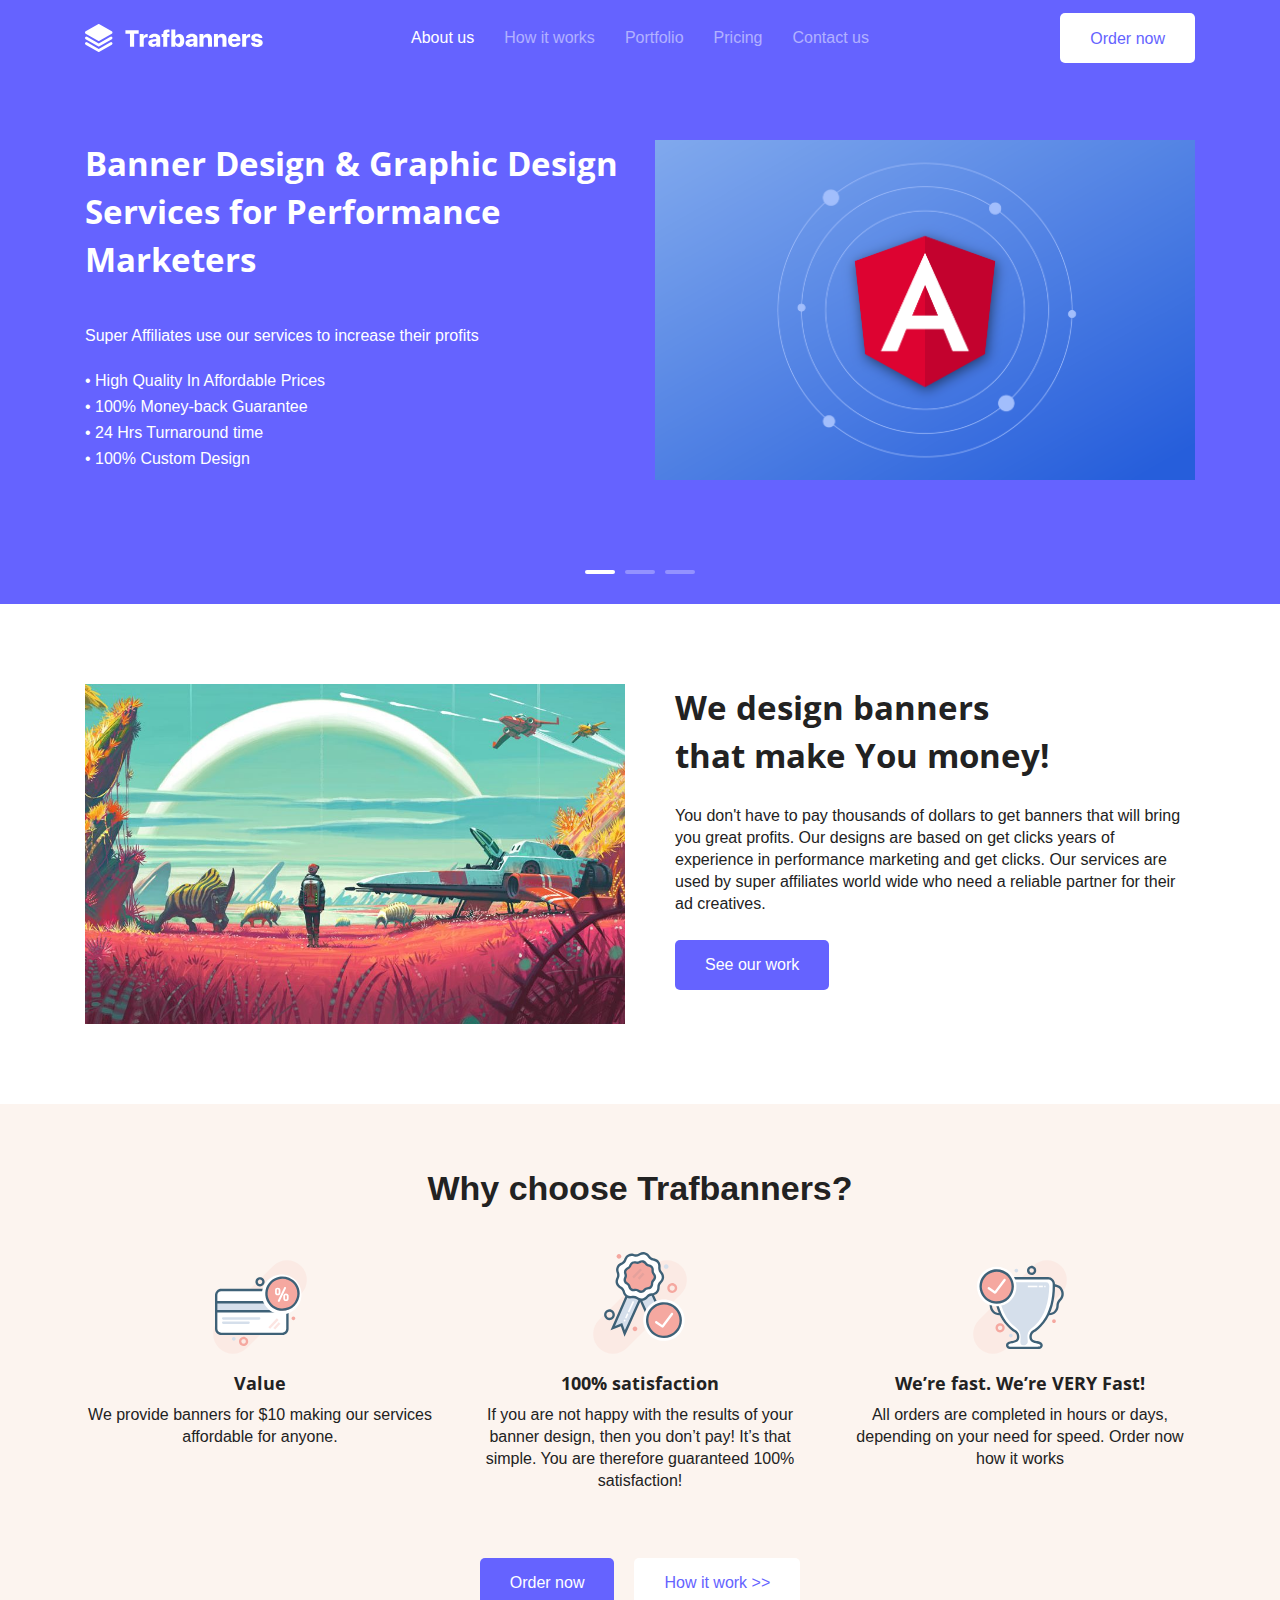
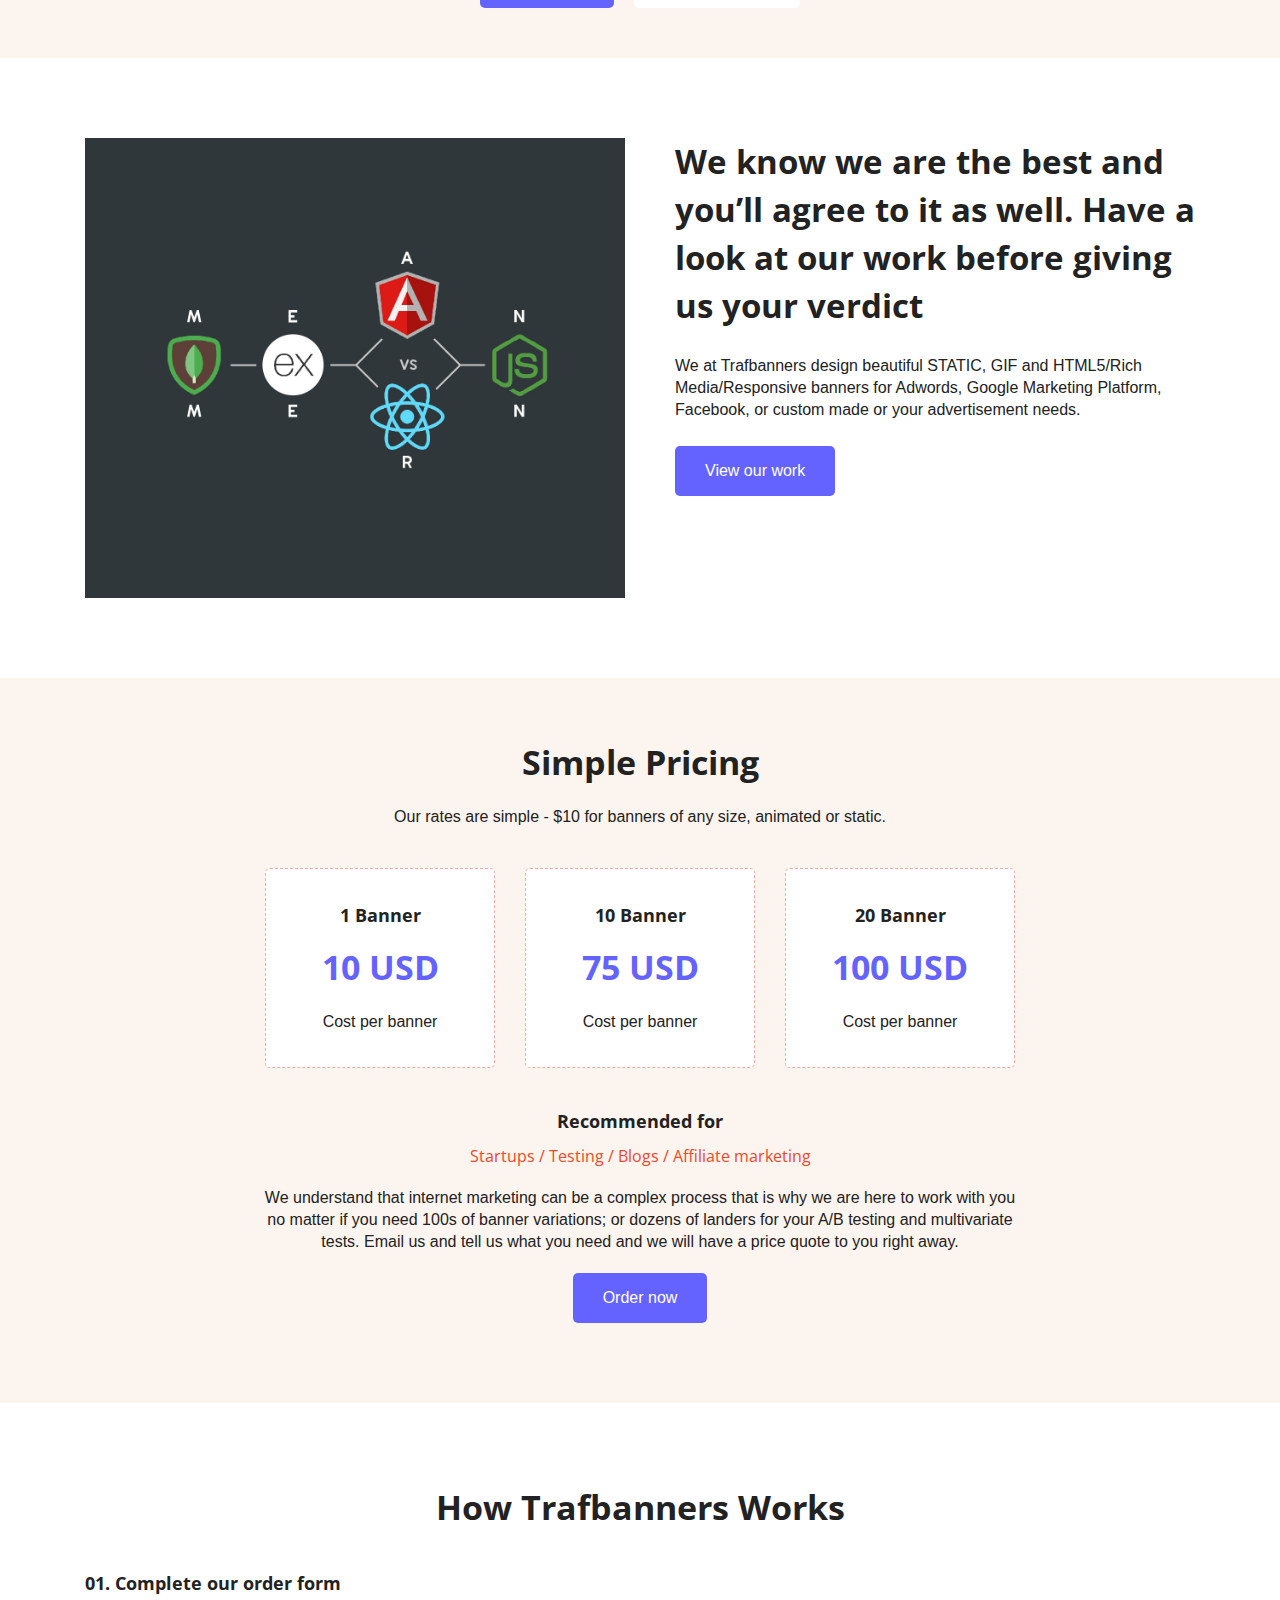
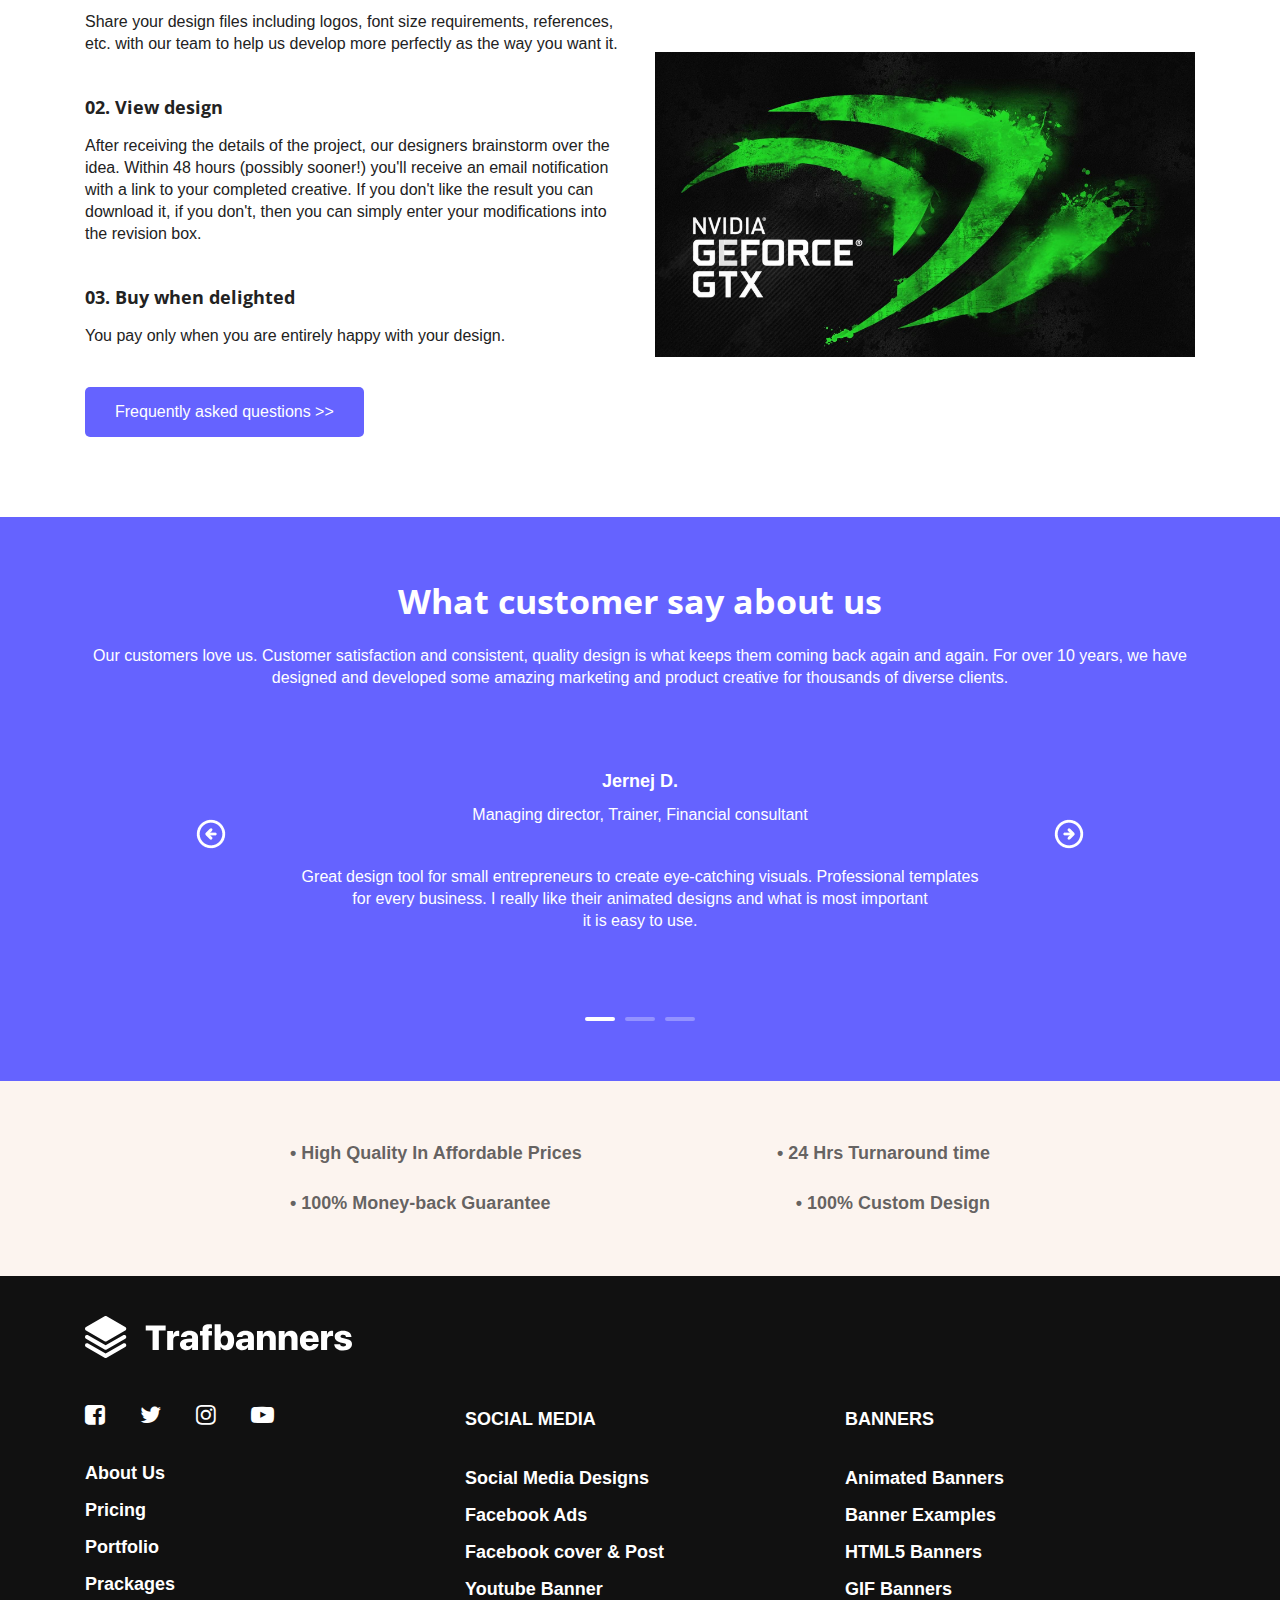
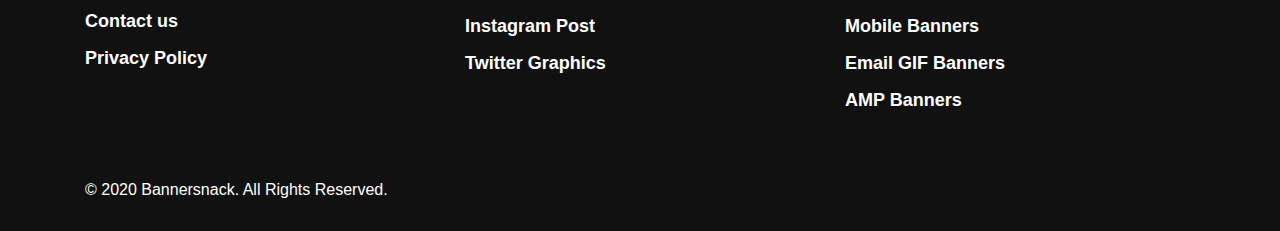
<file: index.html>
<html lang="en">
<head>
    <meta charset="UTF-8">
    <meta name="viewport" content="width=device-width, initial-scale=1.0">
    <title>Document</title>
    <link rel="stylesheet" href="./css_lib/bootstrap.min.css">
    <link rel="stylesheet" href="https://stackpath.bootstrapcdn.com/font-awesome/4.7.0/css/font-awesome.min.css">
    <link href="https://fonts.googleapis.com/css2?family=Open+Sans:ital,wght@0,300;0,400;0,600;0,700;0,800;1,300;1,400;1,600;1,700;1,800&display=swap" rel="stylesheet">
    <link rel="stylesheet" href="./style/main.css">
    <link rel="stylesheet" href="./style/mobile.css">
</head>
<body ng-app="app" ng-controller="app_control" ng-class="{'active-flow':menu_status}">
    <header>
        <div class="container">
            <div class="center-items-header">
                <img src="./images/logo.svg" class="logo" alt="">
                <div class="bars-box" ng-class="{'active':menu_status}" ng-click="toggleMenu()"> 
                    <span></span>
                    <span></span>
                    <span></span>
                </div>
                <nav ng-class="{'active': menu_status}">
                    <div class="logo-box-mobile">
                        <img src="./images/logo.svg" alt="">
                        <img  class="close-img" src="./images/close-img.png" alt="" ng-click="toggleMenu()">
                    </div>
                    <ul>
                        <li><a href="#" class="active">About us</a></li>
                        <li><a href="#">How it works</a></li>
                        <li><a href="#">Portfolio</a></li>
                        <li><a href="#">Pricing</a></li>
                        <li><a href="#">Contact us</a></li>
                    </ul>
                </nav>
                <button class="btn-order">
                    Order now
                </button>
            </div>
        </div>
    </header>


    <section class="bottom-header-slider">
        <div class="container">
            <div class="slider-box-header">
                <ul>
                    <li>
                            <div class="row">
                                <div class="col-lg-6 col-md-6 col-sm-12 one-col">
                                    <div class="padding-box">
                                        <p class="title-slider-text">
                                            Banner Design & Graphic Design Services for Performance Marketers
                                        </p>
                                        <p class="short-text">Super Affiliates use our services to increase their profits</p>
                                        <p class="mission-texts">
                                            <span>• High Quality In Affordable Prices</span>
                                            <span>• 100% Money-back Guarantee </span>
                                            <span>• 24 Hrs Turnaround time</span>
                                            <span>• 100% Custom Design</span>
                                        </p>
                                    </div>
                                </div>
                                <div class="col-lg-6 col-md-6 col-sm-12 two-col">
                                    <div class="padding-box">
                                        <div class="wallpaper-header-slider-box">
                                            <img src="./images/angular-wal-2.png" class="wallpaper-header-slider" alt="">
                                        </div>
                                    </div>
                                </div>
                            </div>
                    </li>
                    <li>
                        <div class="row">
                            <div class="col-lg-6 col-md-6 col-sm-12 one-col">
                                <div class="padding-box">
                                    <p class="title-slider-text">
                                        Banner Design & Graphic Design Services for Performance Marketers
                                    </p>
                                    <p class="short-text">Super Affiliates use our services to increase their profits</p>
                                    <p class="mission-texts">
                                        <span>• High Quality In Affordable Prices</span>
                                        <span>• 100% Money-back Guarantee </span>
                                        <span>• 24 Hrs Turnaround time</span>
                                        <span>• 100% Custom Design </span>
                                    </p>
                                </div>
                            </div>
                            <div class="col-lg-6 col-md-6 col-sm-12 two-col">
                                <div class="padding-box">
                                    <div class="wallpaper-header-slider-box">
                                        <img src="./images/angular-wal-1.jpg" class="wallpaper-header-slider" alt="">
                                    </div>
                                </div>
                            </div>
                        </div>
                    </li>
                    <li>
                        <div class="row">
                            <div class="col-lg-6 col-md-6 col-sm-12 one-col">
                                <div class="padding-box">
                                    <p class="title-slider-text">
                                        Banner Design & Graphic Design Services for Performance Marketers
                                    </p>
                                    <p class="short-text">Super Affiliates use our services to increase their profits</p>
                                    <p class="mission-texts">
                                        <span>• High Quality In Affordable Prices</span>
                                        <span>• 100% Money-back Guarantee </span>
                                        <span>• 24 Hrs Turnaround time</span>
                                        <span>• 100% Custom Design </span>
                                    </p>
                                </div>
                            </div>
                            <div class="col-lg-6 col-md-6 col-sm-12 two-col">
                                <div class="padding-box">
                                    <div class="wallpaper-header-slider-box">
                                        <img src="./images/angular-wal-3.jpg" class="wallpaper-header-slider" alt="">
                                    </div>
                                </div>
                            </div>
                        </div>
                    </li>
                </ul>
            </div>
        </div>
        <div class="bottom-square-slider-control">
            <div class="item-square" ng-click="sliderPayload(index)" ng-class="{'active': index == countControlSlider}"  ng-repeat="(index, item) in slider_item_length_arr"></div>
        </div>
    </section>


    <section class="white-colums">
        <div class="container">
            <div class="row">
                <div class="col-lg-6 col-md-12 col-sm-12">
                    <div class="banner-box">
                        <img src="./images/bg-nature.jpg" alt="">
                    </div>
                </div>
                <div class="col-lg-6 col-md-12 col-sm-12">
                    <div class="text-box">
                        <p class="text-box-title">
                            We design banners <br>
                            that make You money!
                        </p>
                        <p class="text-box-about">
                            You don't have to pay thousands of dollars to get banners 
                            that will bring you great profits. Our designs are based 
                            on get clicks years of experience in performance marketing and 
                            get clicks. Our services are used by super affiliates world wide  
                            who need a reliable partner for their ad creatives. 
                        </p>
                        <button class="blue-btn">
                            See our work
                        </button>
                    </div>
                </div>
            </div>
        </div>
    </section>

    <section class="pink-chapters">
        <div class="container">
            <p class="title-chapers">Why choose Trafbanners?</p>
            <div class="row">
                <div class="col-lg-4 col-md-4 col-sm-12">
                    <div class="flex-chapters">
                        <div class="box-chapters">
                            <div class="chapter-img-box">
                                <img src="./images/logo-layer-1.svg" alt="" class="logo-chapters">
                            </div>
                            <p class="chapter-in-title">Value</p>
                            <p class="chapter-in-about">We provide banners for $10 making  our services affordable for anyone.</p>
                        </div>
                    </div>
                </div>
                <div class="col-lg-4 col-md-4 col-sm-12">
                    <div class="flex-chapters">
                        <div class="box-chapters">
                            <div class="chapter-img-box">
                                <img src="./images/logo-layer-2.svg" alt="" class="logo-chapters">
                            </div>
                            <p class="chapter-in-title">100% satisfaction</p>
                            <p class="chapter-in-about">
                                If you are not happy with the results of your banner design, then you don’t pay!  
                                It’s that simple. You are therefore guaranteed 100% satisfaction!
                            </p>
                        </div>
                    </div>
                </div>
                <div class="col-lg-4 col-md-4 col-sm-12">
                    <div class="flex-chapters">
                        <div class="box-chapters">
                            <div class="chapter-img-box">
                                <img src="./images/logo-layer-3.svg" alt="" class="logo-chapters">
                            </div>
                            <p class="chapter-in-title">We’re fast. We’re VERY Fast!</p>
                            <p class="chapter-in-about">
                                All orders are completed in hours or days, depending on your need for speed. Order now how it works
                            </p>
                        </div>
                    </div>
                </div>
            </div>
            <div class="row">
                <div class="col-12">
                    <div class="center-buttons buttons-chapters">
                        <button class="blue-btn">Order now</button>
                        <button class="white-btn">How it work >></button>
                    </div>
                </div>
            </div>
        </div>
    </section>


    <section class="white-colums two">
        <div class="container">
            <div class="row">
                <div class="col-lg-6 col-md-12 col-sm-12">
                    <div class="banner-box-two">
                        <img src="./images/mern-mean.jpg" alt="">
                    </div>
                </div>
                <div class="col-lg-6 col-md-12 col-sm-12">
                    <div class="text-box">
                        <p class="text-box-title">
                            We know we are the best and you’ll agree to it as well. 
                            Have a look at our work before giving us your verdict
                        </p>
                        <p class="text-box-about">
                            We at Trafbanners design beautiful STATIC, GIF and HTML5/Rich Media/Responsive banners for Adwords, Google Marketing Platform, Facebook, or custom made or your advertisement needs.
                        </p>
                        <button class="blue-btn">
                            View our work
                        </button>
                    </div>
                </div>
            </div>
        </div>
    </section>


    <section class="price-chapters">
        <div class="container">
            <p class="center-price-title">Simple Pricing</p>
            <p class="center-price-bottom">Our rates are simple - $10 for banners of any size, animated or static.</p>
            <div class="center-price-box-flex">
                <div class="box-price">
                    <a href="#">
                        <div class="center-price-item">
                            <p class="title-price">
                                1 Banner
                            </p>
                            <p class="price-count">
                                10 USD
                            </p>
                            <p class="price-bottom">Cost per banner</p>
                        </div>
                    </a>
                </div>
                <div class="box-price">
                    <a href="#">
                        <div class="center-price-item">
                            <p class="title-price">
                                10 Banner
                            </p>
                            <p class="price-count">
                                75 USD
                            </p>
                            <p class="price-bottom">Cost per banner</p>
                        </div>
                    </a>
                </div>
                <div class="box-price">
                    <a href="#">
                        <div class="center-price-item">
                            <p class="title-price">
                                20 Banner
                            </p>
                            <p class="price-count">
                                100 USD
                            </p>
                            <p class="price-bottom">Cost per banner</p>
                        </div>
                    </a>
                </div>
            </div>
            <p class="text-center-rec">
                Recommended for
            </p>
            <p class="orange-price">
                Startups / Testing / Blogs / Affiliate marketing
            </p>
            <p class="about-dark">
                We understand that internet marketing can be a complex process that is why we are here to work with you <span></span>
                no matter if you need 100s of banner variations; or dozens of landers for your A/B testing and multivariate <span></span>
                tests.  Email us and tell us what you need and we will have a price quote to you right away.
            </p>
            <div class="text-center">
                <button class="blue-btn">
                    Order now
                </button>
            </div>
        </div>
    </section>


    <section class="how-site">
        <div class="container">
            <p class="center-how-site-title">How Trafbanners Works</p>
            <div class="row">
                <div class="col-lg-6 col-md-12 col-sm-12">
                    <div class="padding-box">
                        <div class="flex-components">
                            <div class="flex-components-item">
                                <p class="title-fci">
                                    01. Complete our order form
                                </p>
                                <p class="about-fci">
                                    Share your design files including logos, font size requirements, references, 
                                    etc. with our team to help us develop more perfectly as the way you want it.
                                </p>
                            </div>
                            <div class="flex-components-item">
                                <p class="title-fci">
                                    02. View design
                                </p>
                                <p class="about-fci">
                                    After receiving the details of the project, our designers brainstorm over the idea.
                                    Within 48 hours (possibly sooner!) you'll receive an email notification with a link
                                    to your completed creative. If you don't like the result you can download it, 
                                    if you don't, then you can simply enter your modifications into the revision box.
                                </p>
                            </div>
                            <div class="flex-components-item">
                                <p class="title-fci">
                                    03. Buy when delighted
                                </p>
                                <p class="about-fci">
                                    You pay only when you are entirely happy with your design.
                                </p>
                            </div>
                            <button class="blue-btn">Frequently asked questions >></button>
                        </div>
                    </div>
                </div>
                <div class="col-lg-6 col-md-12 col-sm-12">
                    <div class="flex-box-center">
                        <div class="how-site-image-box">
                            <img src="./images/nvidia.jpg" alt="">
                        </div>
                    </div>
                </div>
            </div>
        </div>
    </section>


    <section class="about-us">
        <div class="container">
            <p class="about-us-title">
                What customer say about us
            </p>
            <p class="about-us-texts">
                Our customers love us. Customer satisfaction and consistent, quality design is what keeps them coming back  again and again. For over 10 years, we have designed and developed some amazing marketing and product creative for thousands of diverse clients. 
            </p>
            <div class="about-slider-box">
                <div class="parent-about-slider">
                    <div class="icon-parent-slider">
                        <img src="./images/left-circle.png" alt="" class="left-circle" ng-click="prevAboutSlider()"> 
                        <img src="./images/right-circle.png" alt="" class="right-circle" ng-click="nextAboutSlider()">
                    </div>
                    <div class="slider-parent about-parent-slider">
                        <ul>
                            <li>
                               <p class="slider-us-title">Jernej D.</p> 
                               <p class="slider-us-title-bottom">Managing director, Trainer, Financial consultant </p> 
                               <p class="slider-us-about">
                                    Great design tool for small entrepreneurs to create eye-catching visuals. Professional templates <span></span>
                                    for every business. I really like their animated designs and what is most important <span></span>
                                    it is easy to use.
                               </p> 
                            </li>
                            <li>
                                <p class="slider-us-title">Rəşad Yusifov.</p> 
                                <p class="slider-us-title-bottom">Lorem ipsum dolor sit amet.</p> 
                                <p class="slider-us-about">
                                    Great design tool for small entrepreneurs to create eye-catching visuals. Professional templates <span></span>
                                    for every business. I really like their animated designs and what is most important <span></span>
                                    it is easy to use.
                               </p> 
                             </li>
                             <li>
                                <p class="slider-us-title">XXX Character.</p> 
                                <p class="slider-us-title-bottom">Lorem ipsum dolor sit amet. XXX</p> 
                                <p class="slider-us-about">
                                    Great design tool for small entrepreneurs to create eye-catching visuals. Professional templates <span></span>
                                    for every business. I really like their animated designs and what is most important <span></span>
                                    it is easy to use.
                               </p> 
                             </li>
                        </ul>
                    </div>
                </div>
            </div>
            <div class="square-slider-control">
                <div class="square-item" ng-click="aboutSliderChange(index)" ng-class="{'active': index == aboutSliderCount}" ng-repeat="(item, index) in aboutSliderLength"></div>
            </div>
        </div>
    </section>


    <section class="pink-bottom">
        <div class="container">
            <div class="flex-center-pink">
                <div class="center-pink-item">
                    <div class="list-item">
                        <div class="item"><p>• High Quality In Affordable Prices</p></div>
                        <div class="item"><p>• 24 Hrs Turnaround time</p></div>
                    </div>
                    <div class="list-item">
                        <div class="item"><p>• 100% Money-back Guarantee </p></div>
                        <div class="item"><p>• 100% Custom Design</p></div>
                    </div>
                </div>
            </div>
        </div>
    </section>


    <footer>
        <div class="container">
            <div class="footer-logo">                
                <img src="./images/footer-logo.svg" alt="">
            </div>
            <div class="row">
                <div class="col-lg-4 col-md-6 col-sm-6">
                    <ul class="media-ul">
                        <li><a href="#"><i class="fa fa-facebook-square"></i></a></li>
                        <li><a href="#"><i class="fa fa-twitter"></i></a></li>
                        <li><a href="#"><i class="fa fa-instagram"></i></a></li>
                        <li><a href="#"><i class="fa fa-youtube-play"></i></a></li>
                    </ul>
                    <ul class="menu-ul">
                        <li><a href="#">About Us</a></li>
                        <li><a href="#">Pricing</a></li>
                        <li><a href="#">Portfolio</a></li>
                        <li><a href="#">Prackages</a></li>
                        <li><a href="#">Contact us</a></li>
                        <li><a href="#">Privacy Policy</a></li>
                    </ul>
                </div>
                <div class="col-lg-4 col-md-6 col-sm-6 middle-item-footer">
                    <p class="title-menu-footer">SOCIAL MEDIA</p>
                    <ul class="menu-ul">
                        <li><a href="#">Social Media Designs</a></li>
                        <li><a href="#">Facebook Ads</a></li>
                        <li><a href="#">Facebook cover & Post</a></li>
                        <li><a href="#">Youtube Banner</a></li>
                        <li><a href="#">Instagram Post</a></li>
                        <li><a href="#">Twitter Graphics</a></li>
                    </ul>
                </div>
                <div class="col-lg-4 col-md-6 col-sm-12 last-item-footer">
                    <p class="title-menu-footer">BANNERS</p>
                    <ul class="menu-ul">
                        <li><a href="#">Animated Banners</a></li>
                        <li><a href="#">Banner Examples</a></li>
                        <li><a href="#">HTML5 Banners</a></li>
                        <li><a href="#">GIF Banners</a></li>
                        <li><a href="#">Mobile Banners</a></li>
                        <li><a href="#">Email GIF Banners</a></li>
                        <li><a href="#">AMP Banners</a></li>
                    </ul>
                </div>
            </div>
            <div class="copy-text">
                <p>© 2020 Bannersnack. All Rights Reserved.</p>
            </div>
        </div>
    </footer>

</body>
<!-- libs  -->
<script src="./lib/angular.module.js"></script>
<script src="./javascript/main.module.js"></script>

<!-- </> libs  -->

</html>
</file>
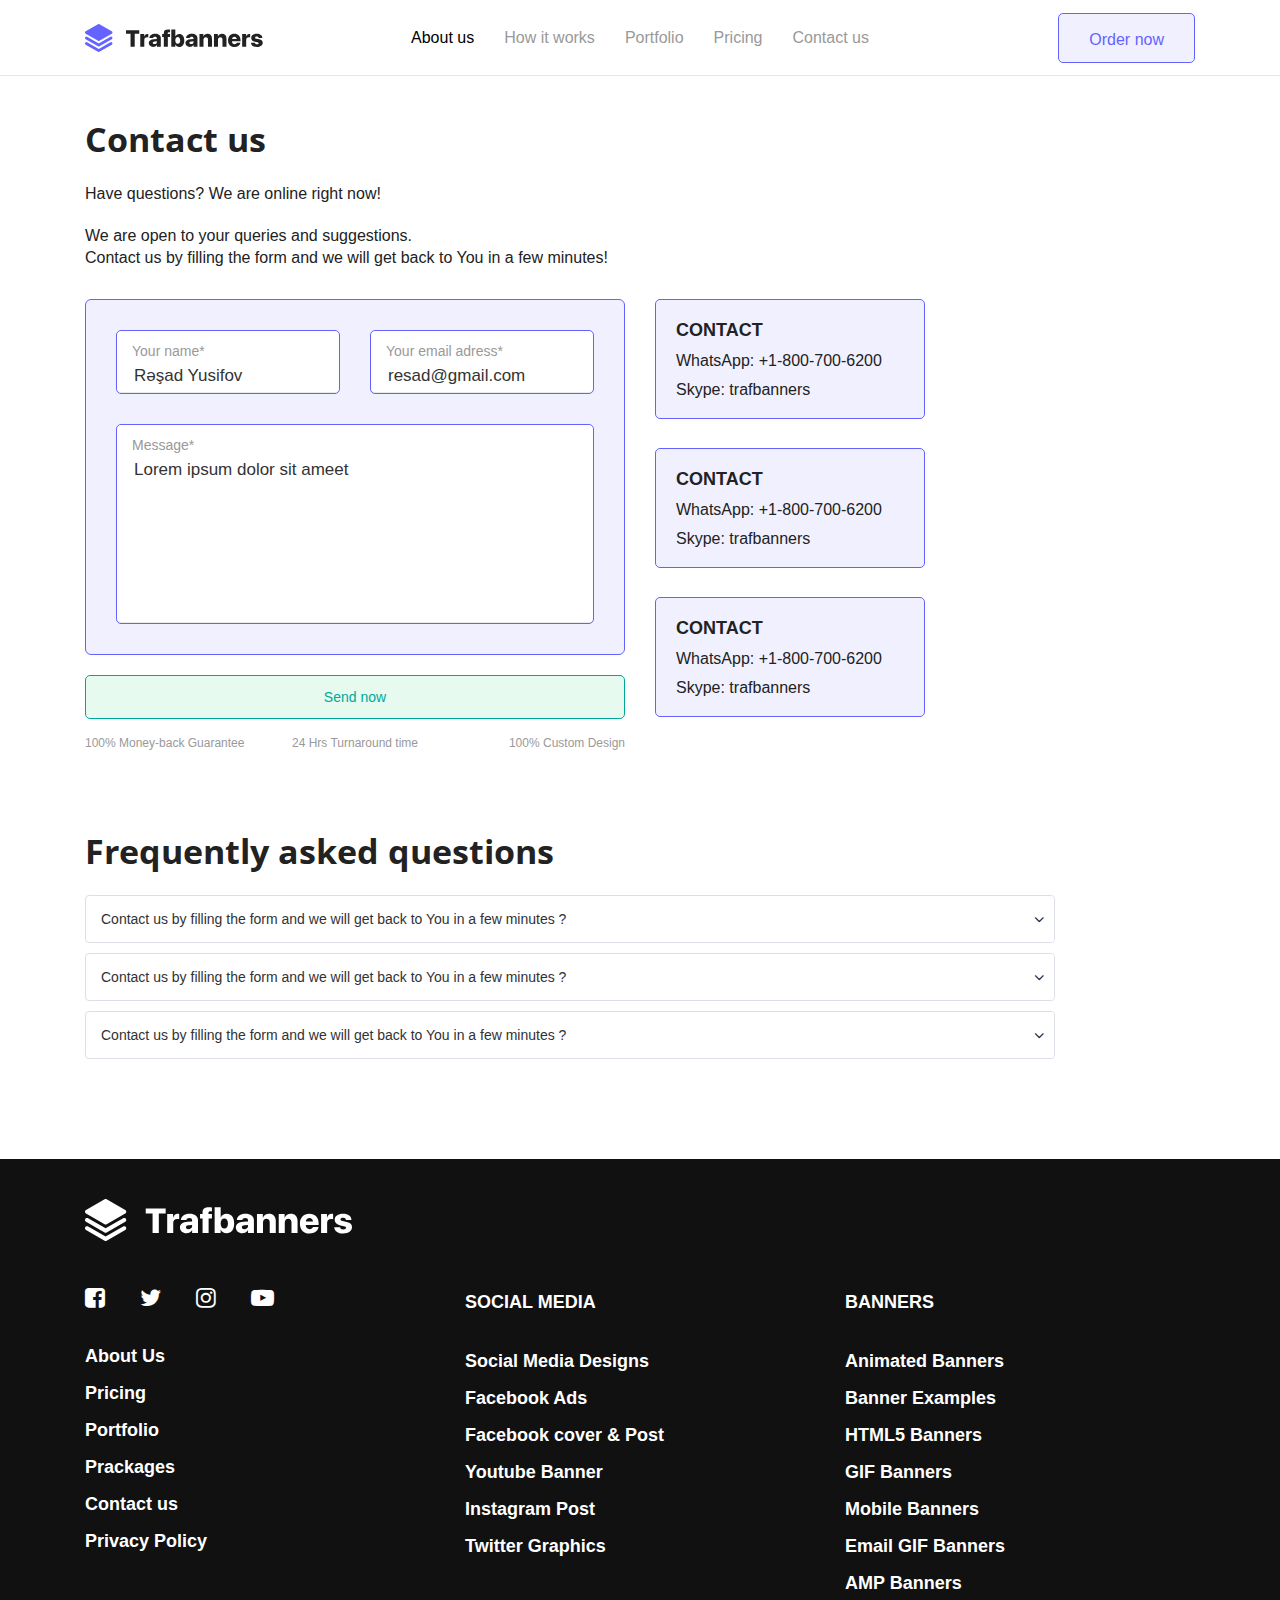
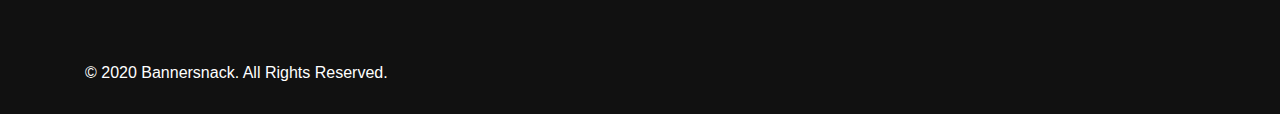
<file: contact.html>
<html lang="en">
<head>
    <meta charset="UTF-8">
    <meta name="viewport" content="width=device-width, initial-scale=1.0">
    <title>Document</title>
    <link rel="stylesheet" href="./css_lib/bootstrap.min.css">
    <link rel="stylesheet" href="https://stackpath.bootstrapcdn.com/font-awesome/4.7.0/css/font-awesome.min.css">
    <link href="https://fonts.googleapis.com/css2?family=Open+Sans:ital,wght@0,300;0,400;0,600;0,700;0,800;1,300;1,400;1,600;1,700;1,800&display=swap" rel="stylesheet">
    <link rel="stylesheet" href="./style/main.css">
    <link rel="stylesheet" href="./style/mobile.css">
</head>
<body ng-app="app" ng-controller="app_control" ng-class="{'active-flow':menu_status}">
    <header class="light">
        <div class="container">
            <div class="center-items-header">
                <div class="light-flex-icon">
                    <img src="./images/merge logo-one.svg" alt="">
                    <img src="./images/merge-logo-two.svg" alt="">
                    <img src="./images/merge-logo-three.svg" alt="">
                </div>
                <div class="bars-box" ng-class="{'active':menu_status}" ng-click="toggleMenu()"> 
                    <span></span>
                    <span></span>
                    <span></span>
                </div>
                <nav ng-class="{'active': menu_status}">
                    <div class="logo-box-mobile">
                        <img src="./images/logo.svg" alt="">
                        <img  class="close-img" src="./images/close-img.png" alt="" ng-click="toggleMenu()">
                    </div>
                    <ul>
                        <li><a href="#" class="active">About us</a></li>
                        <li><a href="#">How it works</a></li>
                        <li><a href="#">Portfolio</a></li>
                        <li><a href="#">Pricing</a></li>
                        <li><a href="#">Contact us</a></li>
                    </ul>
                </nav>
                <button class="btn-order">
                    Order now
                </button>
            </div>
        </div>
    </header>


    <section class="contact-section">
        <div class="container">
            <p class="title-contact">Contact us</p>
            <p class="half-contact-text">Have questions? We are online right now!</p>
            <p class="about-contact-text">
                We are open to your queries and suggestions. <span></span>
                Contact us by filling the form and we will get back to You in a few minutes!
            </p>
            <div class="row">
                <div class="col-lg-6 col-md-12 col-xs-12">
                    <div class="blue-contact-box">
                        <div class="flex-cs-input">
                            <div class="item">
                                <div class="box-custom-input" ng-click="blurThisInput($event)">
                                    <div class="label-inp"><span>Your name*</span></div>
                                    <input type="text" value="Rəşad Yusifov">
                                </div>
                            </div>
                            <div class="item">
                                <div class="box-custom-input" ng-click="blurThisInput($event)">
                                    <div class="label-inp"><span>Your email adress*</span></div>
                                    <input type="text" value="resad@gmail.com">
                                </div>
                            </div>
                        </div>
                         <div class="box-custom-input custom-height-box-input" ng-click="blurThisArea($event)">
                            <div class="label-inp"><span>Message*</span></div>
                            <textarea >Lorem ipsum dolor sit ameet</textarea>
                        </div>
                    </div>
                    <div class="send-box">
                        <span>Send now</span>
                    </div>
                    <div class="about-send-bottom">
                        <div class="row">
                            <div class="col-lg-4 col-md-4 col-sm-12">
                                <div class="flex-about-bottom one">
                                    <p class="text-break">100% Money-back Guarantee</p>
                                </div>
                            </div>
                            <div class="col-lg-4 col-md-4 col-sm-12">
                                <div class="flex-about-bottom two">
                                    <p class="text-break">24 Hrs Turnaround time</p>
                                </div>
                            </div>
                            <div class="col-lg-4 col-md-4 col-sm-12">
                                <div class="flex-about-bottom three">
                                    <p class="text-break">100% Custom Design</p>
                                </div>
                            </div>
                        </div>
                    </div>
                </div>
                <div class="col-lg-6 col-md-12 col-xs-12 padding-md-clear">
                    <div class="parent-col-contacts">
                        <div class="col-contact">
                            <div>
                                <p class="title">Contact</p>
                                <p class="number">WhatsApp:  +1-800-700-6200</p>
                                <p class="number">Skype:  trafbanners</p>
                            </div>
                        </div>
                        <div class="col-contact">
                            <div>
                                <p class="title">Contact</p>
                                <p class="number">WhatsApp:  +1-800-700-6200</p>
                                <p class="number">Skype:  trafbanners</p>
                            </div>
                        </div>
                        <div class="col-contact">
                            <div>
                                <p class="title">Contact</p>
                                <p class="number">WhatsApp:  +1-800-700-6200</p>
                                <p class="number">Skype:  trafbanners</p>
                            </div>
                        </div>
                    </div>
                </div>
            </div>
            <div class="abouts-box">
                <p class="title-contact">Frequently asked questions</p>
                 <div class="dynamic-window-box">

                     <div class="dynamic-window-item" >
                        <div class="dynamic-window-item-head" ng-click="toggleDynamicWindow($event)">
                            <p class="title">Contact us by filling the form and we will get back to You in a few minutes ?</p>
                            <div class="absolute-icon-head">
                                <i class="fa fa-angle-down"></i>
                            </div>
                        </div>
                        <div class="dynamic-window-content">
                             <p class="title">
                                You don't have to pay thousands of dollars to get banners  that will bring you great profits. Our designs are based  on get clicks years of experience in performance marketing and get clicks. Our services are used by super affiliates world wide who need a reliable partner for their ad creatives. Our services are used by super affiliates world wide who need a reliable partner for their ad creatives. 
                             </p>
                        </div>
                     </div>
                     <div class="dynamic-window-item" >
                        <div class="dynamic-window-item-head" ng-click="toggleDynamicWindow($event)">
                            <p class="title">Contact us by filling the form and we will get back to You in a few minutes ?</p>
                            <div class="absolute-icon-head">
                                <i class="fa fa-angle-down"></i>
                            </div>
                        </div>
                        <div class="dynamic-window-content">
                             <p class="title">
                                You don't have to pay thousands of dollars to get banners  that will bring you great profits. Our designs are based  on get clicks years of experience in performance marketing and get clicks. Our services are used by super affiliates world wide who need a reliable partner for their ad creatives. Our services are used by super affiliates world wide who need a reliable partner for their ad creatives. 
                             </p>
                        </div>
                     </div>
                     <div class="dynamic-window-item" >
                        <div class="dynamic-window-item-head" ng-click="toggleDynamicWindow($event)">
                            <p class="title">Contact us by filling the form and we will get back to You in a few minutes ?</p>
                            <div class="absolute-icon-head">
                                <i class="fa fa-angle-down"></i>
                            </div>
                        </div>
                        <div class="dynamic-window-content">
                             <p class="title">
                                You don't have to pay thousands of dollars to get banners  that will bring you great profits. Our designs are based  on get clicks years of experience in performance marketing and get clicks. Our services are used by super affiliates world wide who need a reliable partner for their ad creatives. Our services are used by super affiliates world wide who need a reliable partner for their ad creatives. 
                             </p>
                        </div>
                     </div>

                    

                 </div>
            </div>
        </div>
    </section>

    

   

    



    <footer>
        <div class="container">
            <div class="footer-logo">
                <img src="./images/footer-logo.svg" alt="">
            </div>
            <div class="row">
                <div class="col-lg-4 col-md-6 col-sm-6">
                    <ul class="media-ul">
                        <li><a href="#"><i class="fa fa-facebook-square"></i></a></li>
                        <li><a href="#"><i class="fa fa-twitter"></i></a></li>
                        <li><a href="#"><i class="fa fa-instagram"></i></a></li>
                        <li><a href="#"><i class="fa fa-youtube-play"></i></a></li>
                    </ul>
                    <ul class="menu-ul">
                        <li><a href="#">About Us</a></li>
                        <li><a href="#">Pricing</a></li>
                        <li><a href="#">Portfolio</a></li>
                        <li><a href="#">Prackages</a></li>
                        <li><a href="#">Contact us</a></li>
                        <li><a href="#">Privacy Policy</a></li>
                    </ul>
                </div>
                <div class="col-lg-4 col-md-6 col-sm-6 middle-item-footer">
                    <p class="title-menu-footer">SOCIAL MEDIA</p>
                    <ul class="menu-ul">
                        <li><a href="#">Social Media Designs</a></li>
                        <li><a href="#">Facebook Ads</a></li>
                        <li><a href="#">Facebook cover & Post</a></li>
                        <li><a href="#">Youtube Banner</a></li>
                        <li><a href="#">Instagram Post</a></li>
                        <li><a href="#">Twitter Graphics</a></li>
                    </ul>
                </div>
                <div class="col-lg-4 col-md-6 col-sm-12 last-item-footer">
                    <p class="title-menu-footer">BANNERS</p>
                    <ul class="menu-ul">
                        <li><a href="#">Animated Banners</a></li>
                        <li><a href="#">Banner Examples</a></li>
                        <li><a href="#">HTML5 Banners</a></li>
                        <li><a href="#">GIF Banners</a></li>
                        <li><a href="#">Mobile Banners</a></li>
                        <li><a href="#">Email GIF Banners</a></li>
                        <li><a href="#">AMP Banners</a></li>
                    </ul>
                </div>
            </div>
            <div class="copy-text">
                <p>© 2020 Bannersnack. All Rights Reserved.</p>
            </div>
        </div>
    </footer>

</body>
<!-- libs  -->
<script src="./lib/angular.module.js"></script>
<script src="./javascript/main.module.js"></script>

<!-- </> libs  -->

</html>
</file>
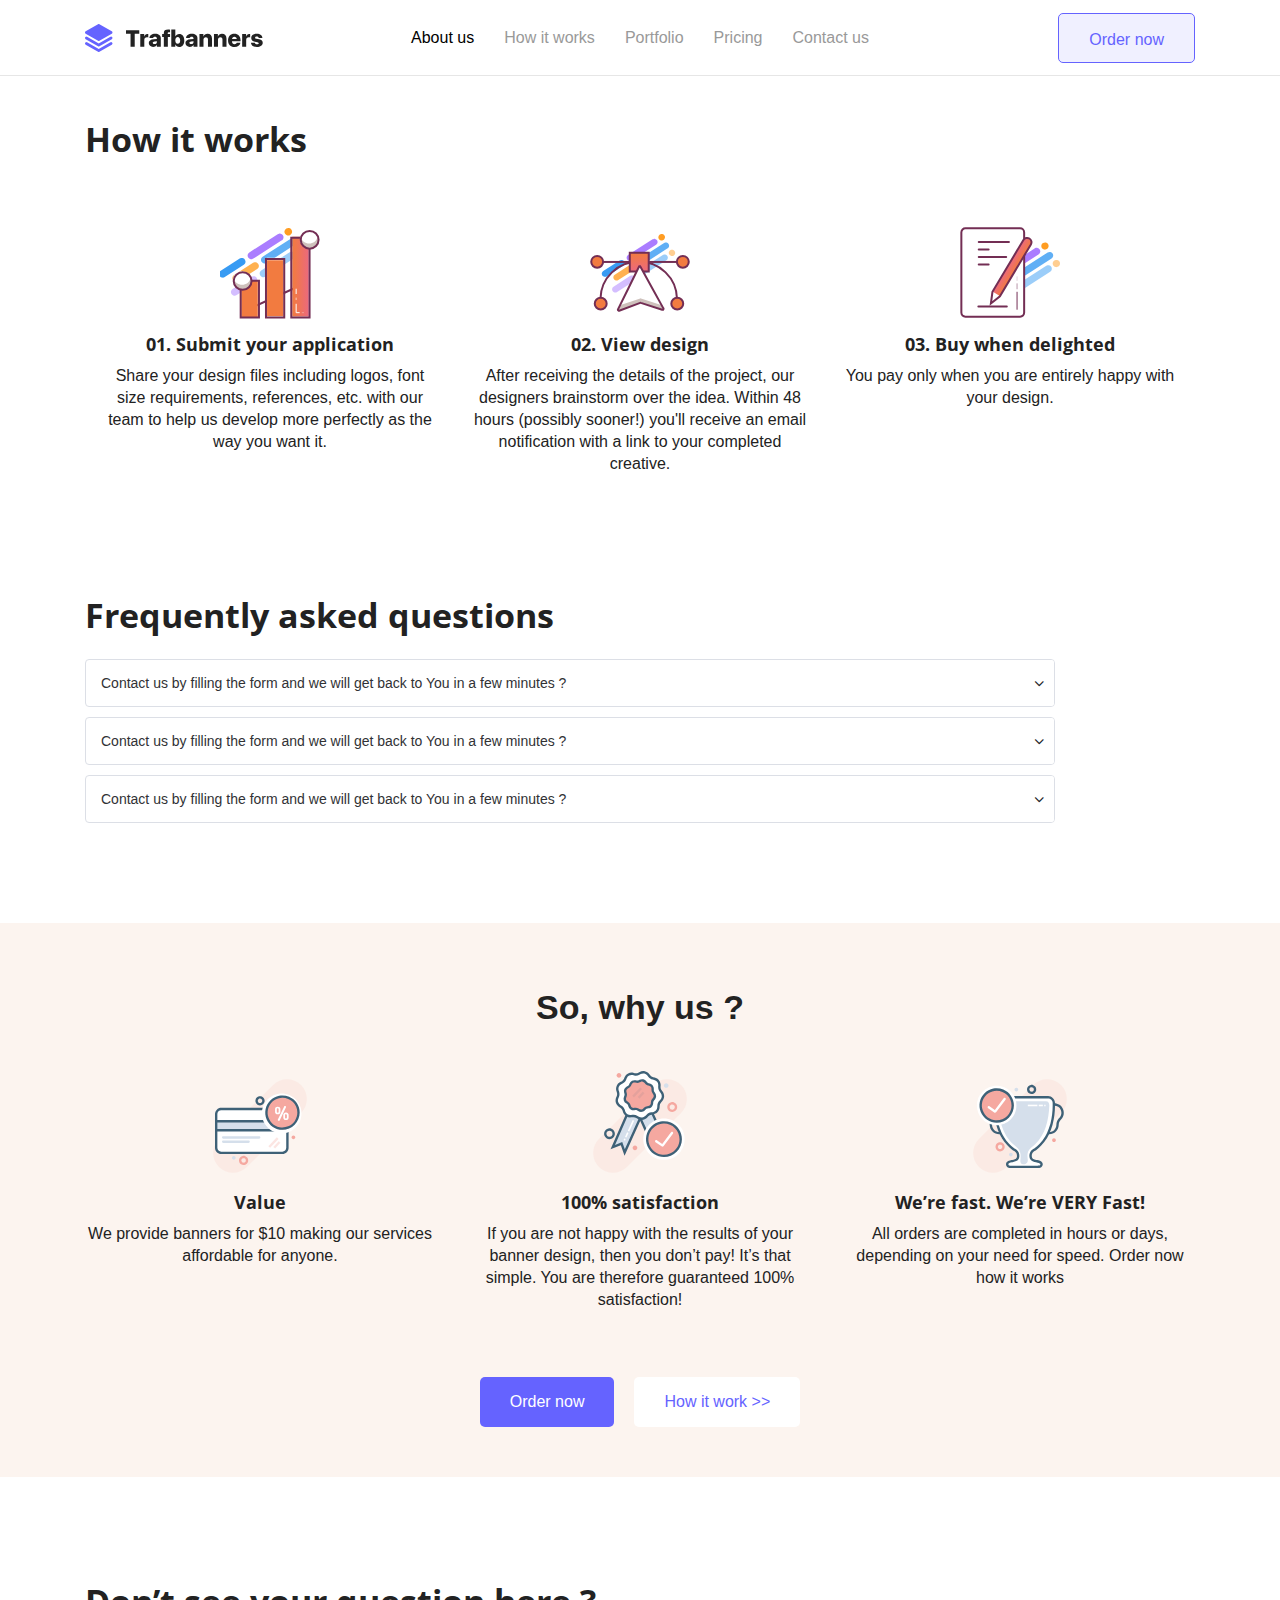
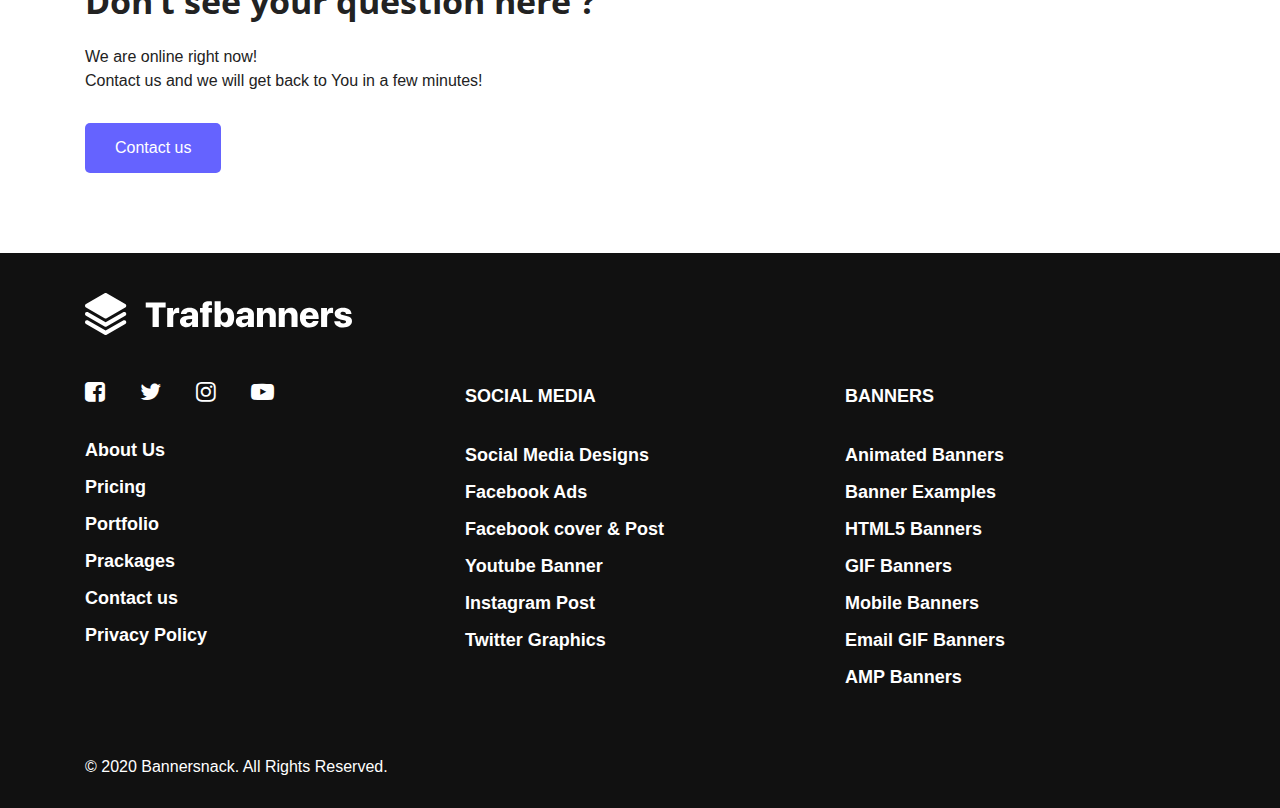
<file: next.html>
<html lang="en">
<head>
    <meta charset="UTF-8">
    <meta name="viewport" content="width=device-width, initial-scale=1.0">
    <title>Document</title>
    <link rel="stylesheet" href="./css_lib/bootstrap.min.css">
    <link rel="stylesheet" href="https://stackpath.bootstrapcdn.com/font-awesome/4.7.0/css/font-awesome.min.css">
    <link href="https://fonts.googleapis.com/css2?family=Open+Sans:ital,wght@0,300;0,400;0,600;0,700;0,800;1,300;1,400;1,600;1,700;1,800&display=swap" rel="stylesheet">
    <link rel="stylesheet" href="./style/main.css">
    <link rel="stylesheet" href="./style/mobile.css">
</head>
<body ng-app="app" ng-controller="app_control" ng-class="{'active-flow':menu_status}">
    <header class="light">
        <div class="container">
            <div class="center-items-header">
                <div class="light-flex-icon">
                    <img src="./images/merge logo-one.svg" alt="">
                    <img src="./images/merge-logo-two.svg" alt="">
                    <img src="./images/merge-logo-three.svg" alt="">
                </div>
                <div class="bars-box" ng-class="{'active':menu_status}" ng-click="toggleMenu()"> 
                    <span></span>
                    <span></span>
                    <span></span>
                </div>
                <nav ng-class="{'active': menu_status}">
                    <div class="logo-box-mobile">
                        <img src="./images/logo.svg" alt="">
                        <img  class="close-img" src="./images/close-img.png" alt="" ng-click="toggleMenu()">
                    </div>
                    <ul>
                        <li><a href="#" class="active">About us</a></li>
                        <li><a href="#">How it works</a></li>
                        <li><a href="#">Portfolio</a></li>
                        <li><a href="#">Pricing</a></li>
                        <li><a href="#">Contact us</a></li>
                    </ul>
                </nav>
                <button class="btn-order">
                    Order now
                </button>
            </div>
        </div>
    </header>


    <section class="contact-section">
        <div class="container">
            <p class="title-contact works-text">How it works</p>
            <div class="default-chapters">
                <div class="container">
                    <div class="row">
                        <div class="col-lg-4 col-md-4 col-sm-12">
                            <div class="flex-chapters">
                                <div class="box-chapters">
                                    <div class="chapter-img-box">
                                        <img src="./images/works-1.svg" alt="" class="logo-chapters">
                                    </div>
                                    <p class="chapter-in-title">01. Submit your application</p>
                                    <p class="chapter-in-about">Share your design files including logos, font size requirements, references, etc. with our team  to help us develop more perfectly as the way you want it.</p>
                                </div>
                            </div>
                        </div>
                        <div class="col-lg-4 col-md-4 col-sm-12">
                            <div class="flex-chapters">
                                <div class="box-chapters">
                                    <div class="chapter-img-box">
                                        <img src="./images/works-2.svg" alt="" class="logo-chapters">
                                    </div>
                                    <p class="chapter-in-title">02. View design</p>
                                    <p class="chapter-in-about">
                                        After receiving the details of the project, our designers brainstorm over the idea. Within 48 hours (possibly sooner!) you'll receive an email notification with a link to your completed creative. 
                                    </p>
                                </div>
                            </div>
                        </div>
                        <div class="col-lg-4 col-md-4 col-sm-12">
                            <div class="flex-chapters">
                                <div class="box-chapters">
                                    <div class="chapter-img-box">
                                        <img src="./images/works-3.svg" alt="" class="logo-chapters">
                                    </div>
                                    <p class="chapter-in-title">03. Buy when delighted</p>
                                    <p class="chapter-in-about">
                                        You pay only when you are 
                                        entirely happy with your design.
                                    </p>
                                </div>
                            </div>
                        </div>
                    </div>
                    
                </div>
            </div>
        
        </div>
    </section>

    
    <section class="abouts-box abouts-section">
            <div class="container">
                <p class="title-contact">Frequently asked questions</p>
                <div class="dynamic-window-box">
       
                    <div class="dynamic-window-item" >
                       <div class="dynamic-window-item-head" ng-click="toggleDynamicWindow($event)">
                           <p class="title">Contact us by filling the form and we will get back to You in a few minutes ?</p>
                           <div class="absolute-icon-head">
                               <i class="fa fa-angle-down"></i>
                           </div>
                       </div>
                       <div class="dynamic-window-content">
                            <p class="title">
                               You don't have to pay thousands of dollars to get banners  that will bring you great profits. Our designs are based  on get clicks years of experience in performance marketing and get clicks. Our services are used by super affiliates world wide who need a reliable partner for their ad creatives. Our services are used by super affiliates world wide who need a reliable partner for their ad creatives. 
                            </p>
                       </div>
                    </div>
                    <div class="dynamic-window-item" >
                       <div class="dynamic-window-item-head" ng-click="toggleDynamicWindow($event)">
                           <p class="title">Contact us by filling the form and we will get back to You in a few minutes ?</p>
                           <div class="absolute-icon-head">
                               <i class="fa fa-angle-down"></i>
                           </div>
                       </div>
                       <div class="dynamic-window-content">
                            <p class="title">
                               You don't have to pay thousands of dollars to get banners  that will bring you great profits. Our designs are based  on get clicks years of experience in performance marketing and get clicks. Our services are used by super affiliates world wide who need a reliable partner for their ad creatives. Our services are used by super affiliates world wide who need a reliable partner for their ad creatives. 
                            </p>
                       </div>
                    </div>
                    <div class="dynamic-window-item" >
                       <div class="dynamic-window-item-head" ng-click="toggleDynamicWindow($event)">
                           <p class="title">Contact us by filling the form and we will get back to You in a few minutes ?</p>
                           <div class="absolute-icon-head">
                               <i class="fa fa-angle-down"></i>
                           </div>
                       </div>
                       <div class="dynamic-window-content">
                            <p class="title">
                               You don't have to pay thousands of dollars to get banners  that will bring you great profits. Our designs are based  on get clicks years of experience in performance marketing and get clicks. Our services are used by super affiliates world wide who need a reliable partner for their ad creatives. Our services are used by super affiliates world wide who need a reliable partner for their ad creatives. 
                            </p>
                       </div>
                    </div>
       
                   
       
                </div>
            </div>
    
    
    </section>


    <section class="pink-chapters">
        <div class="container">
            <p class="title-chapers">So, why us ?</p>
            <div class="row">
                <div class="col-lg-4 col-md-4 col-sm-12">
                    <div class="flex-chapters">
                        <div class="box-chapters">
                            <div class="chapter-img-box">
                                <img src="./images/logo-layer-1.svg" alt="" class="logo-chapters">
                            </div>
                            <p class="chapter-in-title">Value</p>
                            <p class="chapter-in-about">We provide banners for $10 making  our services affordable for anyone.</p>
                        </div>
                    </div>
                </div>
                <div class="col-lg-4 col-md-4 col-sm-12">
                    <div class="flex-chapters">
                        <div class="box-chapters">
                            <div class="chapter-img-box">
                                <img src="./images/logo-layer-2.svg" alt="" class="logo-chapters">
                            </div>
                            <p class="chapter-in-title">100% satisfaction</p>
                            <p class="chapter-in-about">
                                If you are not happy with the results of your banner design, then you don’t pay!  
                                It’s that simple. You are therefore guaranteed 100% satisfaction!
                            </p>
                        </div>
                    </div>
                </div>
                <div class="col-lg-4 col-md-4 col-sm-12">
                    <div class="flex-chapters">
                        <div class="box-chapters">
                            <div class="chapter-img-box">
                                <img src="./images/logo-layer-3.svg" alt="" class="logo-chapters">
                            </div>
                            <p class="chapter-in-title">We’re fast. We’re VERY Fast!</p>
                            <p class="chapter-in-about">
                                All orders are completed in hours or days, depending on your need for speed. Order now how it works
                            </p>
                        </div>
                    </div>
                </div>
            </div>
            <div class="row">
                <div class="col-12">
                    <div class="center-buttons buttons-chapters">
                        <button class="blue-btn">Order now</button>
                        <button class="white-btn">How it work >></button>
                    </div>
                </div>
            </div>
        </div>
    </section>


    <section class="bottom-section bottom-next">
        <div class="container">
            <p class="title-contact">Don’t see your question here ?</p>
            <p class="about-section-bottom">
                We are online right now! <br>
                Contact us and we will get back to You in a few minutes!
            </p>
            <button class="blue-btn">Contact us</button>
        </div>
    </section>

        

   

    



    <footer>
        <div class="container">
            <div class="footer-logo">
                <img src="./images/footer-logo.svg" alt="">
            </div>
            <div class="row">
                <div class="col-lg-4 col-md-6 col-sm-6">
                    <ul class="media-ul">
                        <li><a href="#"><i class="fa fa-facebook-square"></i></a></li>
                        <li><a href="#"><i class="fa fa-twitter"></i></a></li>
                        <li><a href="#"><i class="fa fa-instagram"></i></a></li>
                        <li><a href="#"><i class="fa fa-youtube-play"></i></a></li>
                    </ul>
                    <ul class="menu-ul">
                        <li><a href="#">About Us</a></li>
                        <li><a href="#">Pricing</a></li>
                        <li><a href="#">Portfolio</a></li>
                        <li><a href="#">Prackages</a></li>
                        <li><a href="#">Contact us</a></li>
                        <li><a href="#">Privacy Policy</a></li>
                    </ul>
                </div>
                <div class="col-lg-4 col-md-6 col-sm-6 middle-item-footer">
                    <p class="title-menu-footer">SOCIAL MEDIA</p>
                    <ul class="menu-ul">
                        <li><a href="#">Social Media Designs</a></li>
                        <li><a href="#">Facebook Ads</a></li>
                        <li><a href="#">Facebook cover & Post</a></li>
                        <li><a href="#">Youtube Banner</a></li>
                        <li><a href="#">Instagram Post</a></li>
                        <li><a href="#">Twitter Graphics</a></li>
                    </ul>
                </div>
                <div class="col-lg-4 col-md-6 col-sm-12 last-item-footer">
                    <p class="title-menu-footer">BANNERS</p>
                    <ul class="menu-ul">
                        <li><a href="#">Animated Banners</a></li>
                        <li><a href="#">Banner Examples</a></li>
                        <li><a href="#">HTML5 Banners</a></li>
                        <li><a href="#">GIF Banners</a></li>
                        <li><a href="#">Mobile Banners</a></li>
                        <li><a href="#">Email GIF Banners</a></li>
                        <li><a href="#">AMP Banners</a></li>
                    </ul>
                </div>
            </div>
            <div class="copy-text">
                <p>© 2020 Bannersnack. All Rights Reserved.</p>
            </div>
        </div>
    </footer>

</body>
<!-- libs  -->
<script src="./lib/angular.module.js"></script>
<script src="./javascript/main.module.js"></script>

<!-- </> libs  -->

</html>
</file>
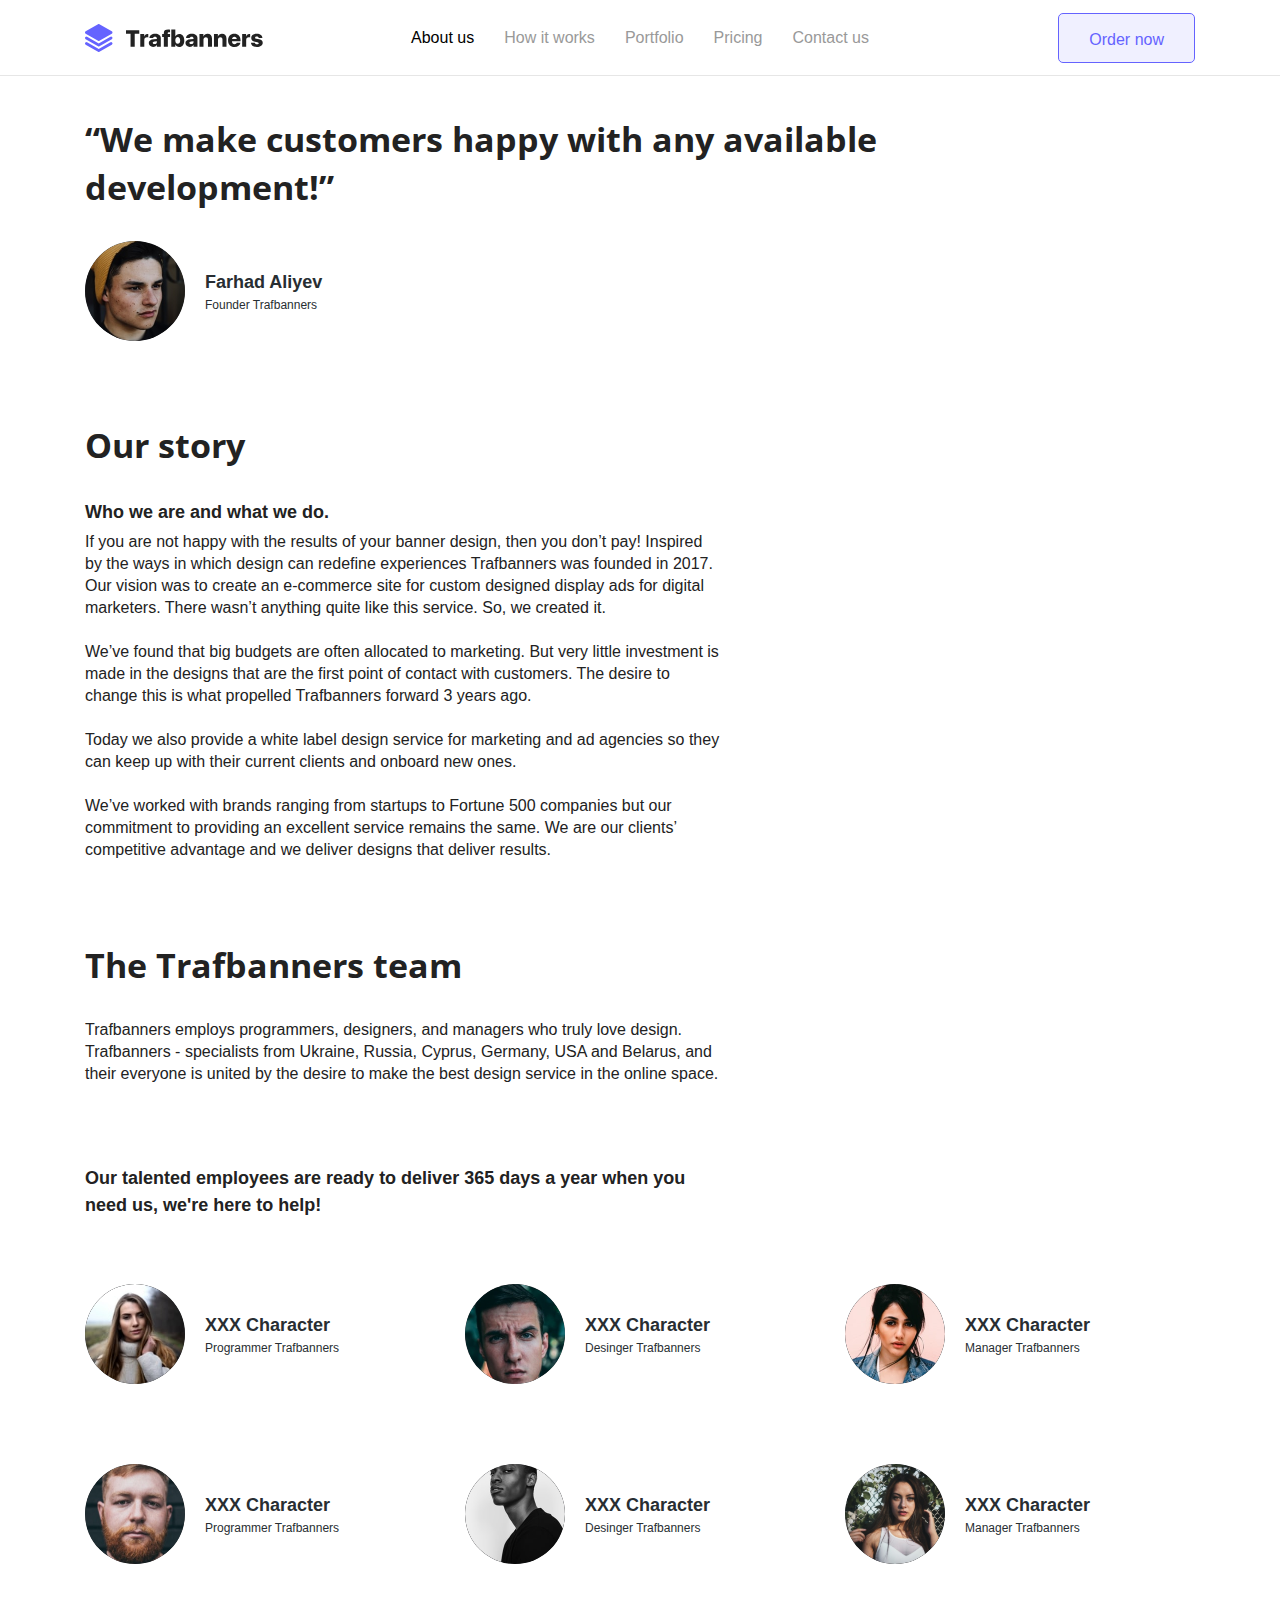
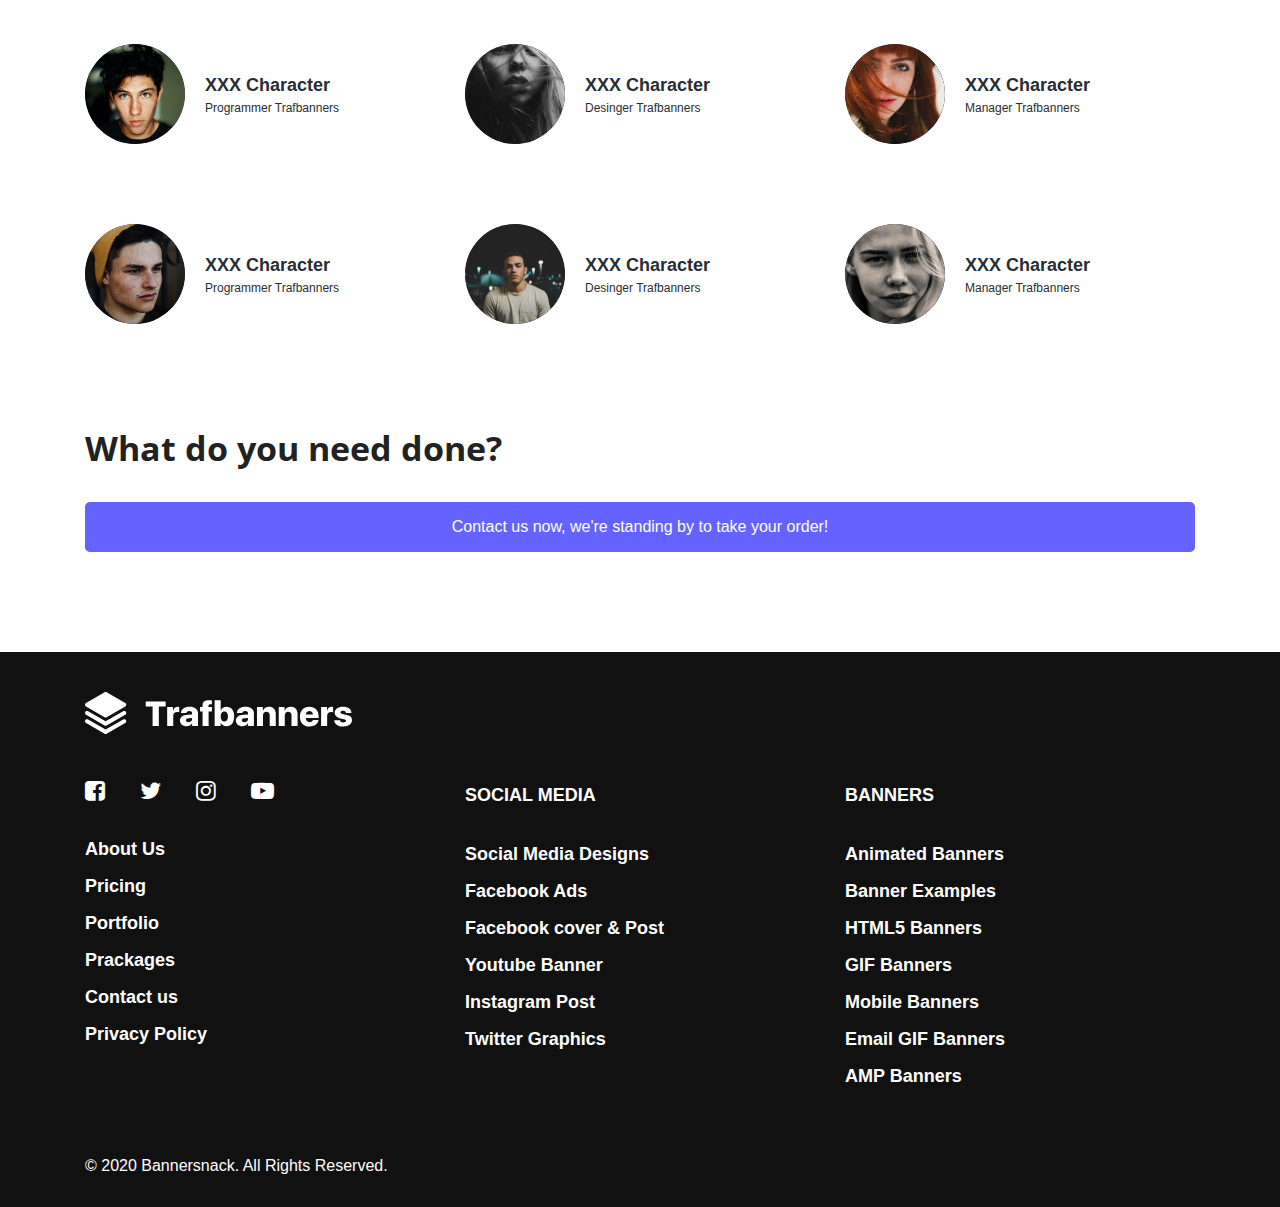
<file: profile.html>
<html lang="en">
<head>
    <meta charset="UTF-8">
    <meta name="viewport" content="width=device-width, initial-scale=1.0">
    <title>Document</title>
    <link rel="stylesheet" href="./css_lib/bootstrap.min.css">
    <link rel="stylesheet" href="https://stackpath.bootstrapcdn.com/font-awesome/4.7.0/css/font-awesome.min.css">
    <link href="https://fonts.googleapis.com/css2?family=Open+Sans:ital,wght@0,300;0,400;0,600;0,700;0,800;1,300;1,400;1,600;1,700;1,800&display=swap" rel="stylesheet">
    <link rel="stylesheet" href="./style/main.css">
    <link rel="stylesheet" href="./style/mobile.css">
</head>
<body ng-app="app" ng-controller="app_control" ng-class="{'active-flow':menu_status}">
    <header class="light">
        <div class="container">
            <div class="center-items-header">
                <div class="light-flex-icon">
                    <img src="./images/merge logo-one.svg" alt="">
                    <img src="./images/merge-logo-two.svg" alt="">
                    <img src="./images/merge-logo-three.svg" alt="">
                </div>
                <div class="bars-box" ng-class="{'active':menu_status}" ng-click="toggleMenu()"> 
                    <span></span>
                    <span></span>
                    <span></span>
                </div>
                <nav ng-class="{'active': menu_status}">
                    <div class="logo-box-mobile">
                        <img src="./images/logo.svg" alt="">
                        <img  class="close-img" src="./images/close-img.png" alt="" ng-click="toggleMenu()">
                    </div>
                    <ul>
                        <li><a href="#" class="active">About us</a></li>
                        <li><a href="#">How it works</a></li>
                        <li><a href="#">Portfolio</a></li>
                        <li><a href="#">Pricing</a></li>
                        <li><a href="#">Contact us</a></li>
                    </ul>
                </nav>
                <button class="btn-order">
                    Order now
                </button>
            </div>
        </div>
    </header>


    <section class="contact-section">
        <div class="container">
            <p class="title-contact title-profile-page">“We make customers happy with any available <br> development!”</p>
            <div class="row">
                <div class="col-lg-7 col-md-12 col-xs-12">
                    <div class="profile-flex">
                        <div class="circle-profile">
                            <img src="./images/pp.svg" alt="">
                        </div>
                        <p class="title-and-rank">
                            <span class="title">Farhad Aliyev</span>
                            <span class="rank">Founder Trafbanners</span>
                        </p>
                    </div>
                    <div class="story-box">
                        <p class="title-contact title-profile-page">Our story</p>
                        <p class="low-bottom-title">Who we are and what we do.</p>
                        <p class="about-bottom-text">
                            If you are not happy with the results of your banner design, then you don’t pay!  
                            Inspired by the ways in which design can redefine experiences Trafbanners was founded in 
                            2017. Our vision was to create an e-commerce site for custom designed display ads for 
                            digital marketers. There wasn’t anything quite like this service. So, we created it.
                            <br><br>
                            We’ve found that big budgets are often allocated to marketing. But very little investment is 
                            made in the designs that are the first point of contact with customers. The desire to change this is 
                            what propelled Trafbanners  forward 3 years ago.
                            <br><br>
                            Today we also provide a white label design service for marketing and ad agencies so they 
                            can keep up with their current clients and onboard new ones.
                            <br><br>
                            We’ve worked with brands ranging from startups to Fortune 500 companies but our commitment 
                            to providing an excellent service remains the same. We are our clients’ competitive advantage and 
                            we deliver designs that deliver results.

                        </p>
                        <p class="title-contact title-profile-page last">The Trafbanners team</p>
                        <p class="about-bottom-text last">
                            Trafbanners employs programmers, designers, and managers who truly love design.
                            Trafbanners - specialists from Ukraine, Russia, Cyprus, Germany, USA and Belarus, and their
                            everyone is united by the desire to make the best design service in the online space.
                        </p>
                        <p class="low-bottom-title bottom-low-title-item">Our talented employees are ready to deliver 365 days a year
                            when you need us, we're here to help!</p>
                    </div>
                </div>
            </div>

            <div class="profile-items">
                <div class="row">
                    <div class="col-lg-4 col-md-6 col-xs-12">
                        <div class="profile-flex">
                            <div class="circle-profile">
                                <img src="./images/pp2.svg" alt="">
                            </div>
                            <p class="title-and-rank">
                                <span class="title">XXX Character</span>
                                <span class="rank">Programmer Trafbanners</span>
                            </p>
                        </div>
                    </div>
                    <div class="col-lg-4 col-md-6 col-xs-12">
                        <div class="profile-flex">
                            <div class="circle-profile">
                                <img src="./images/pp3.svg" alt="">
                            </div>
                            <p class="title-and-rank">
                                <span class="title">XXX Character</span>
                                <span class="rank">Desinger Trafbanners</span>
                            </p>
                        </div>
                    </div>
                    <div class="col-lg-4 col-md-6 col-xs-12">
                        <div class="profile-flex">
                            <div class="circle-profile">
                                <img src="./images/pp4.svg" alt="">
                            </div>
                            <p class="title-and-rank">
                                <span class="title">XXX Character</span>
                                <span class="rank">Manager Trafbanners</span>
                            </p>
                        </div>
                    </div>
                    
    
    
                    <div class="col-lg-4 col-md-6 col-xs-12">
                        <div class="profile-flex">
                            <div class="circle-profile">
                                <img src="./images/pp5.svg" alt="">
                            </div>
                            <p class="title-and-rank">
                                <span class="title">XXX Character</span>
                                <span class="rank">Programmer Trafbanners</span>
                            </p>
                        </div>
                    </div>
                    <div class="col-lg-4 col-md-6 col-xs-12">
                        <div class="profile-flex">
                            <div class="circle-profile">
                                <img src="./images/pp6.svg" alt="">
                            </div>
                            <p class="title-and-rank">
                                <span class="title">XXX Character</span>
                                <span class="rank">Desinger Trafbanners</span>
                            </p>
                        </div>
                    </div>
                    <div class="col-lg-4 col-md-6 col-xs-12">
                        <div class="profile-flex">
                            <div class="circle-profile">
                                <img src="./images/pp7.svg" alt="">
                            </div>
                            <p class="title-and-rank">
                                <span class="title">XXX Character</span>
                                <span class="rank">Manager Trafbanners</span>
                            </p>
                        </div>
                    </div>
    
    
    
                    <div class="col-lg-4 col-md-6 col-xs-12">
                        <div class="profile-flex">
                            <div class="circle-profile">
                                <img src="./images/pp8.svg" alt="">
                            </div>
                            <p class="title-and-rank">
                                <span class="title">XXX Character</span>
                                <span class="rank">Programmer Trafbanners</span>
                            </p>
                        </div>
                    </div>
                    <div class="col-lg-4 col-md-6 col-xs-12">
                        <div class="profile-flex">
                            <div class="circle-profile">
                                <img src="./images/pp9.svg" alt="">
                            </div>
                            <p class="title-and-rank">
                                <span class="title">XXX Character</span>
                                <span class="rank">Desinger Trafbanners</span>
                            </p>
                        </div>
                    </div>
                    <div class="col-lg-4 col-md-6 col-xs-12">
                        <div class="profile-flex">
                            <div class="circle-profile">
                                <img src="./images/pp10.svg" alt="">
                            </div>
                            <p class="title-and-rank">
                                <span class="title">XXX Character</span>
                                <span class="rank">Manager Trafbanners</span>
                            </p>
                        </div>
                    </div>
    
    
                    <div class="col-lg-4 col-md-6 col-xs-12">
                        <div class="profile-flex">
                            <div class="circle-profile">
                                <img src="./images/pp.svg" alt="">
                            </div>
                            <p class="title-and-rank">
                                <span class="title">XXX Character</span>
                                <span class="rank">Programmer Trafbanners</span>
                            </p>
                        </div>
                    </div>
                    <div class="col-lg-4 col-md-6 col-xs-12">
                        <div class="profile-flex">
                            <div class="circle-profile">
                                <img src="./images/pp12.svg" alt="">
                            </div>
                            <p class="title-and-rank">
                                <span class="title">XXX Character</span>
                                <span class="rank">Desinger Trafbanners</span>
                            </p>
                        </div>
                    </div>
                    <div class="col-lg-4 col-md-6 col-xs-12">
                        <div class="profile-flex">
                            <div class="circle-profile">
                                <img src="./images/pp13.svg" alt="">
                            </div>
                            <p class="title-and-rank">
                                <span class="title">XXX Character</span>
                                <span class="rank">Manager Trafbanners</span>
                            </p>
                        </div>
                    </div>
                    
                    
                </div>
            </div>

            <div class="row">
                <div class="col-lg-12 col-md-12 col-xs-12">
                  <p class="title-contact title-profile-page">What do you need done?</p>
                  <button class="blue-btn w-100 new-blue-btn-modifire">Contact us now, we're standing by to take your order!</button>
                </div>
            </div>
          
        </div>
    </section>

    

   

    



    <footer>
        <div class="container">
            <div class="footer-logo">
                <img src="./images/footer-logo.svg" alt="">
            </div>
            <div class="row">
                <div class="col-lg-4 col-md-6 col-sm-6">
                    <ul class="media-ul">
                        <li><a href="#"><i class="fa fa-facebook-square"></i></a></li>
                        <li><a href="#"><i class="fa fa-twitter"></i></a></li>
                        <li><a href="#"><i class="fa fa-instagram"></i></a></li>
                        <li><a href="#"><i class="fa fa-youtube-play"></i></a></li>
                    </ul>
                    <ul class="menu-ul">
                        <li><a href="#">About Us</a></li>
                        <li><a href="#">Pricing</a></li>
                        <li><a href="#">Portfolio</a></li>
                        <li><a href="#">Prackages</a></li>
                        <li><a href="#">Contact us</a></li>
                        <li><a href="#">Privacy Policy</a></li>
                    </ul>
                </div>
                <div class="col-lg-4 col-md-6 col-sm-6 middle-item-footer">
                    <p class="title-menu-footer">SOCIAL MEDIA</p>
                    <ul class="menu-ul">
                        <li><a href="#">Social Media Designs</a></li>
                        <li><a href="#">Facebook Ads</a></li>
                        <li><a href="#">Facebook cover & Post</a></li>
                        <li><a href="#">Youtube Banner</a></li>
                        <li><a href="#">Instagram Post</a></li>
                        <li><a href="#">Twitter Graphics</a></li>
                    </ul>
                </div>
                <div class="col-lg-4 col-md-6 col-sm-12 last-item-footer">
                    <p class="title-menu-footer">BANNERS</p>
                    <ul class="menu-ul">
                        <li><a href="#">Animated Banners</a></li>
                        <li><a href="#">Banner Examples</a></li>
                        <li><a href="#">HTML5 Banners</a></li>
                        <li><a href="#">GIF Banners</a></li>
                        <li><a href="#">Mobile Banners</a></li>
                        <li><a href="#">Email GIF Banners</a></li>
                        <li><a href="#">AMP Banners</a></li>
                    </ul>
                </div>
            </div>
            <div class="copy-text">
                <p>© 2020 Bannersnack. All Rights Reserved.</p>
            </div>
        </div>
    </footer>

</body>
<!-- libs  -->
<script src="./lib/angular.module.js"></script>
<script src="./javascript/main.module.js"></script>

<!-- </> libs  -->

</html>
</file>
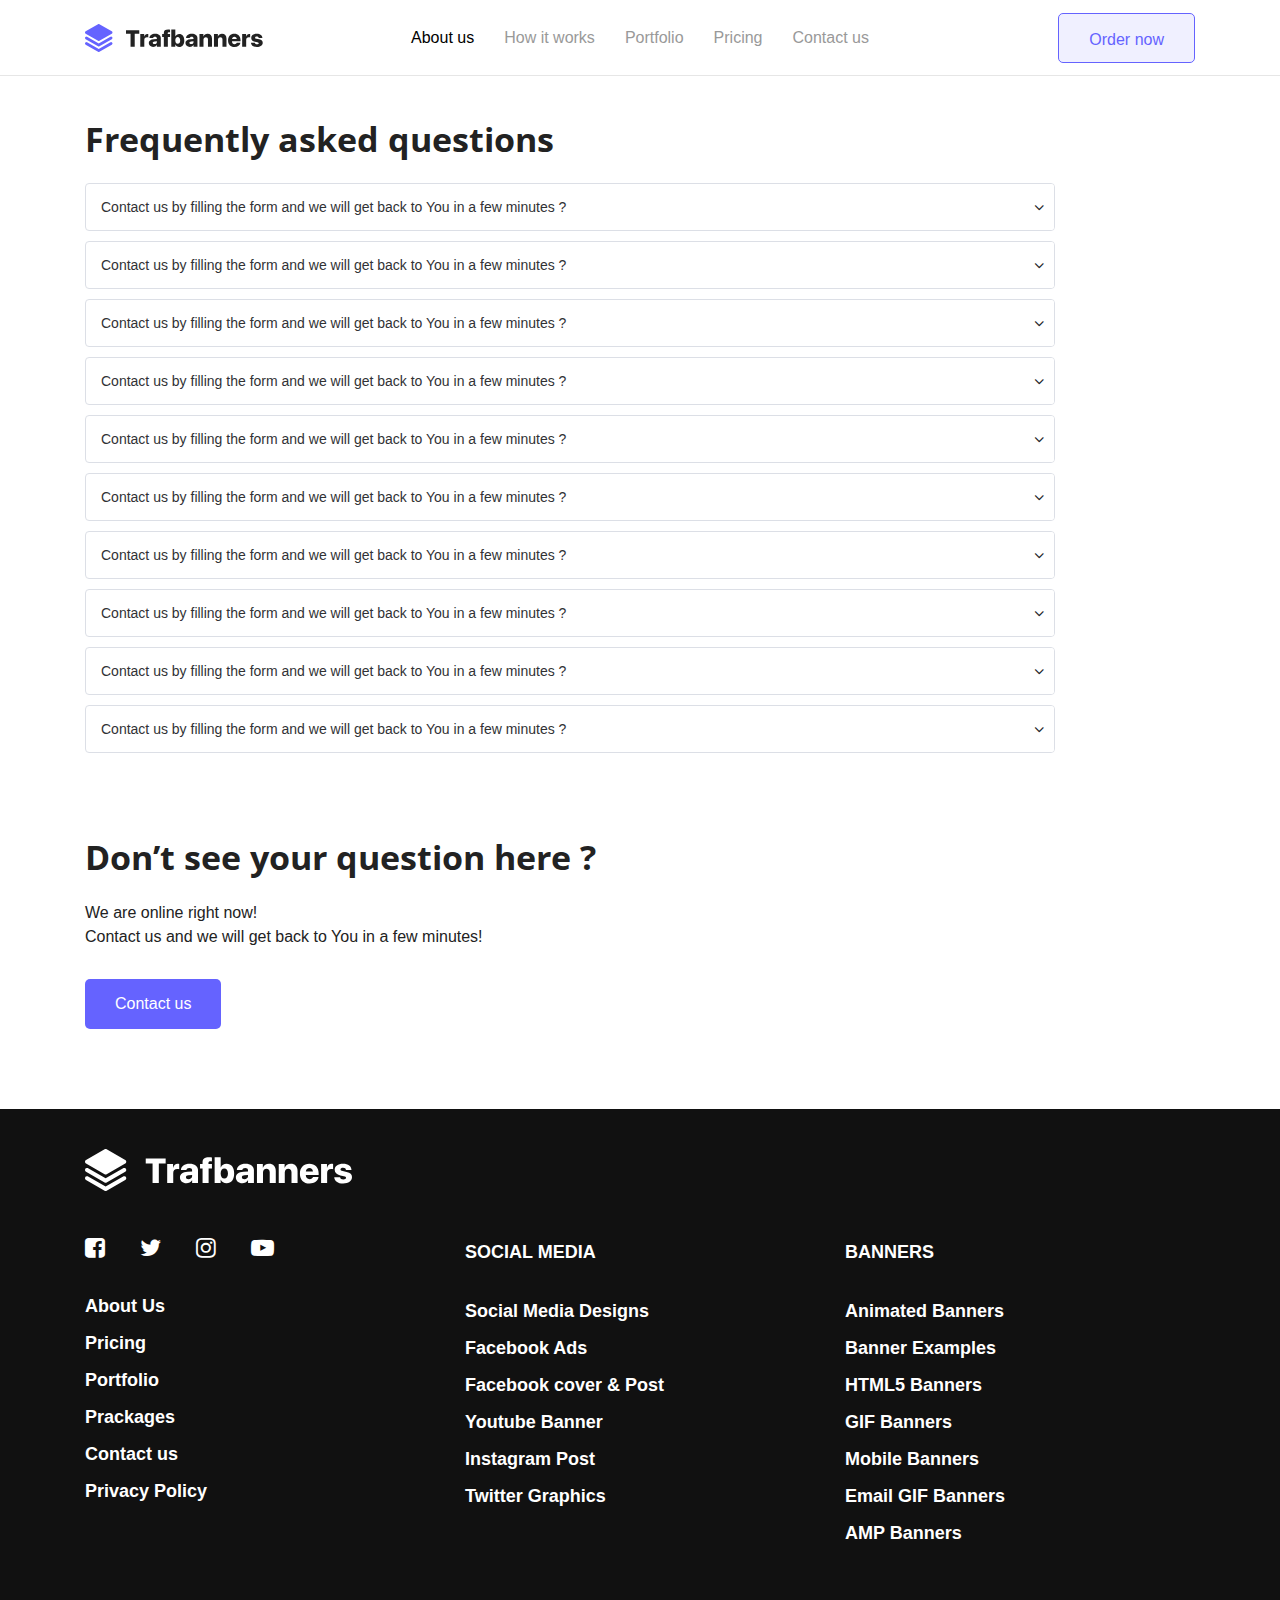
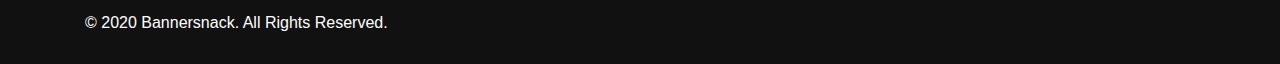
<file: three.html>
<html lang="en">
<head>
    <meta charset="UTF-8">
    <meta name="viewport" content="width=device-width, initial-scale=1.0">
    <title>Document</title>
    <link rel="stylesheet" href="./css_lib/bootstrap.min.css">
    <link rel="stylesheet" href="https://stackpath.bootstrapcdn.com/font-awesome/4.7.0/css/font-awesome.min.css">
    <link href="https://fonts.googleapis.com/css2?family=Open+Sans:ital,wght@0,300;0,400;0,600;0,700;0,800;1,300;1,400;1,600;1,700;1,800&display=swap" rel="stylesheet">
    <link rel="stylesheet" href="./style/main.css">
    <link rel="stylesheet" href="./style/mobile.css">
</head>
<body ng-app="app" ng-controller="app_control" ng-class="{'active-flow':menu_status}">
    <header class="light">
        <div class="container">
            <div class="center-items-header">
                <div class="light-flex-icon">
                    <img src="./images/merge logo-one.svg" alt="">
                    <img src="./images/merge-logo-two.svg" alt="">
                    <img src="./images/merge-logo-three.svg" alt="">
                </div>
                <div class="bars-box" ng-class="{'active':menu_status}" ng-click="toggleMenu()"> 
                    <span></span>
                    <span></span>
                    <span></span>
                </div>
                <nav ng-class="{'active': menu_status}">
                    <div class="logo-box-mobile">
                        <img src="./images/logo.svg" alt="">
                        <img  class="close-img" src="./images/close-img.png" alt="" ng-click="toggleMenu()">
                    </div>
                    <ul>
                        <li><a href="#" class="active">About us</a></li>
                        <li><a href="#">How it works</a></li>
                        <li><a href="#">Portfolio</a></li>
                        <li><a href="#">Pricing</a></li>
                        <li><a href="#">Contact us</a></li>
                    </ul>
                </nav>
                <button class="btn-order">
                    Order now
                </button>
            </div>
        </div>
    </header>


    <section class="three-section ">
        <div class="container">
                <p class="title-contact">Frequently asked questions</p>
                 <div class="dynamic-window-box">
                    <div class="dynamic-window-item" >
                        <div class="dynamic-window-item-head" ng-click="toggleDynamicWindow($event)">
                            <p class="title">Contact us by filling the form and we will get back to You in a few minutes ?</p>
                            <div class="absolute-icon-head">
                                <i class="fa fa-angle-down"></i>
                            </div>
                        </div>
                        <div class="dynamic-window-content">
                             <p class="title">
                                You don't have to pay thousands of dollars to get banners  that will bring you great profits. Our designs are based  on get clicks years of experience in performance marketing and get clicks. Our services are used by super affiliates world wide who need a reliable partner for their ad creatives. Our services are used by super affiliates world wide who need a reliable partner for their ad creatives. 
                             </p>
                        </div>
                     </div>
                     <div class="dynamic-window-item" >
                        <div class="dynamic-window-item-head" ng-click="toggleDynamicWindow($event)">
                            <p class="title">Contact us by filling the form and we will get back to You in a few minutes ?</p>
                            <div class="absolute-icon-head">
                                <i class="fa fa-angle-down"></i>
                            </div>
                        </div>
                        <div class="dynamic-window-content">
                             <p class="title">
                                You don't have to pay thousands of dollars to get banners  that will bring you great profits. Our designs are based  on get clicks years of experience in performance marketing and get clicks. Our services are used by super affiliates world wide who need a reliable partner for their ad creatives. Our services are used by super affiliates world wide who need a reliable partner for their ad creatives. 
                             </p>
                        </div>
                     </div>
                     <div class="dynamic-window-item" >
                        <div class="dynamic-window-item-head" ng-click="toggleDynamicWindow($event)">
                            <p class="title">Contact us by filling the form and we will get back to You in a few minutes ?</p>
                            <div class="absolute-icon-head">
                                <i class="fa fa-angle-down"></i>
                            </div>
                        </div>
                        <div class="dynamic-window-content">
                             <p class="title">
                                You don't have to pay thousands of dollars to get banners  that will bring you great profits. Our designs are based  on get clicks years of experience in performance marketing and get clicks. Our services are used by super affiliates world wide who need a reliable partner for their ad creatives. Our services are used by super affiliates world wide who need a reliable partner for their ad creatives. 
                             </p>
                        </div>
                     </div>
                     <div class="dynamic-window-item" >
                        <div class="dynamic-window-item-head" ng-click="toggleDynamicWindow($event)">
                            <p class="title">Contact us by filling the form and we will get back to You in a few minutes ?</p>
                            <div class="absolute-icon-head">
                                <i class="fa fa-angle-down"></i>
                            </div>
                        </div>
                        <div class="dynamic-window-content">
                             <p class="title">
                                You don't have to pay thousands of dollars to get banners  that will bring you great profits. Our designs are based  on get clicks years of experience in performance marketing and get clicks. Our services are used by super affiliates world wide who need a reliable partner for their ad creatives. Our services are used by super affiliates world wide who need a reliable partner for their ad creatives. 
                             </p>
                        </div>
                     </div>
                     <div class="dynamic-window-item" >
                        <div class="dynamic-window-item-head" ng-click="toggleDynamicWindow($event)">
                            <p class="title">Contact us by filling the form and we will get back to You in a few minutes ?</p>
                            <div class="absolute-icon-head">
                                <i class="fa fa-angle-down"></i>
                            </div>
                        </div>
                        <div class="dynamic-window-content">
                             <p class="title">
                                You don't have to pay thousands of dollars to get banners  that will bring you great profits. Our designs are based  on get clicks years of experience in performance marketing and get clicks. Our services are used by super affiliates world wide who need a reliable partner for their ad creatives. Our services are used by super affiliates world wide who need a reliable partner for their ad creatives. 
                             </p>
                        </div>
                     </div>
                     <div class="dynamic-window-item" >
                        <div class="dynamic-window-item-head" ng-click="toggleDynamicWindow($event)">
                            <p class="title">Contact us by filling the form and we will get back to You in a few minutes ?</p>
                            <div class="absolute-icon-head">
                                <i class="fa fa-angle-down"></i>
                            </div>
                        </div>
                        <div class="dynamic-window-content">
                             <p class="title">
                                You don't have to pay thousands of dollars to get banners  that will bring you great profits. Our designs are based  on get clicks years of experience in performance marketing and get clicks. Our services are used by super affiliates world wide who need a reliable partner for their ad creatives. Our services are used by super affiliates world wide who need a reliable partner for their ad creatives. 
                             </p>
                        </div>
                     </div>
                     <div class="dynamic-window-item" >
                        <div class="dynamic-window-item-head" ng-click="toggleDynamicWindow($event)">
                            <p class="title">Contact us by filling the form and we will get back to You in a few minutes ?</p>
                            <div class="absolute-icon-head">
                                <i class="fa fa-angle-down"></i>
                            </div>
                        </div>
                        <div class="dynamic-window-content">
                             <p class="title">
                                You don't have to pay thousands of dollars to get banners  that will bring you great profits. Our designs are based  on get clicks years of experience in performance marketing and get clicks. Our services are used by super affiliates world wide who need a reliable partner for their ad creatives. Our services are used by super affiliates world wide who need a reliable partner for their ad creatives. 
                             </p>
                        </div>
                     </div>
                     <div class="dynamic-window-item" >
                        <div class="dynamic-window-item-head" ng-click="toggleDynamicWindow($event)">
                            <p class="title">Contact us by filling the form and we will get back to You in a few minutes ?</p>
                            <div class="absolute-icon-head">
                                <i class="fa fa-angle-down"></i>
                            </div>
                        </div>
                        <div class="dynamic-window-content">
                             <p class="title">
                                You don't have to pay thousands of dollars to get banners  that will bring you great profits. Our designs are based  on get clicks years of experience in performance marketing and get clicks. Our services are used by super affiliates world wide who need a reliable partner for their ad creatives. Our services are used by super affiliates world wide who need a reliable partner for their ad creatives. 
                             </p>
                        </div>
                     </div>
                     <div class="dynamic-window-item" >
                        <div class="dynamic-window-item-head" ng-click="toggleDynamicWindow($event)">
                            <p class="title">Contact us by filling the form and we will get back to You in a few minutes ?</p>
                            <div class="absolute-icon-head">
                                <i class="fa fa-angle-down"></i>
                            </div>
                        </div>
                        <div class="dynamic-window-content">
                             <p class="title">
                                You don't have to pay thousands of dollars to get banners  that will bring you great profits. Our designs are based  on get clicks years of experience in performance marketing and get clicks. Our services are used by super affiliates world wide who need a reliable partner for their ad creatives. Our services are used by super affiliates world wide who need a reliable partner for their ad creatives. 
                             </p>
                        </div>
                     </div>
                     <div class="dynamic-window-item" >
                        <div class="dynamic-window-item-head" ng-click="toggleDynamicWindow($event)">
                            <p class="title">Contact us by filling the form and we will get back to You in a few minutes ?</p>
                            <div class="absolute-icon-head">
                                <i class="fa fa-angle-down"></i>
                            </div>
                        </div>
                        <div class="dynamic-window-content">
                             <p class="title">
                                You don't have to pay thousands of dollars to get banners  that will bring you great profits. Our designs are based  on get clicks years of experience in performance marketing and get clicks. Our services are used by super affiliates world wide who need a reliable partner for their ad creatives. Our services are used by super affiliates world wide who need a reliable partner for their ad creatives. 
                             </p>
                        </div>
                     </div>

                    

            </div>
        </div>
    </section>

    <section class="bottom-section">
        <div class="container">
            <p class="title-contact">Don’t see your question here ?</p>
            <p class="about-section-bottom">
                We are online right now! <br>
                Contact us and we will get back to You in a few minutes!
            </p>
            <button class="blue-btn">Contact us</button>
        </div>
    </section>
    


   

    



    <footer>
        <div class="container">
            <div class="footer-logo">
                <img src="./images/footer-logo.svg" alt="">
            </div>
            <div class="row">
                <div class="col-lg-4 col-md-6 col-sm-6">
                    <ul class="media-ul">
                        <li><a href="#"><i class="fa fa-facebook-square"></i></a></li>
                        <li><a href="#"><i class="fa fa-twitter"></i></a></li>
                        <li><a href="#"><i class="fa fa-instagram"></i></a></li>
                        <li><a href="#"><i class="fa fa-youtube-play"></i></a></li>
                    </ul>
                    <ul class="menu-ul">
                        <li><a href="#">About Us</a></li>
                        <li><a href="#">Pricing</a></li>
                        <li><a href="#">Portfolio</a></li>
                        <li><a href="#">Prackages</a></li>
                        <li><a href="#">Contact us</a></li>
                        <li><a href="#">Privacy Policy</a></li>
                    </ul>
                </div>
                <div class="col-lg-4 col-md-6 col-sm-6 middle-item-footer">
                    <p class="title-menu-footer">SOCIAL MEDIA</p>
                    <ul class="menu-ul">
                        <li><a href="#">Social Media Designs</a></li>
                        <li><a href="#">Facebook Ads</a></li>
                        <li><a href="#">Facebook cover & Post</a></li>
                        <li><a href="#">Youtube Banner</a></li>
                        <li><a href="#">Instagram Post</a></li>
                        <li><a href="#">Twitter Graphics</a></li>
                    </ul>
                </div>
                <div class="col-lg-4 col-md-6 col-sm-12 last-item-footer">
                    <p class="title-menu-footer">BANNERS</p>
                    <ul class="menu-ul">
                        <li><a href="#">Animated Banners</a></li>
                        <li><a href="#">Banner Examples</a></li>
                        <li><a href="#">HTML5 Banners</a></li>
                        <li><a href="#">GIF Banners</a></li>
                        <li><a href="#">Mobile Banners</a></li>
                        <li><a href="#">Email GIF Banners</a></li>
                        <li><a href="#">AMP Banners</a></li>
                    </ul>
                </div>
            </div>
            <div class="copy-text">
                <p>© 2020 Bannersnack. All Rights Reserved.</p>
            </div>
        </div>
    </footer>

</body>
<!-- libs  -->
<script src="./lib/angular.module.js"></script>
<script src="./javascript/main.module.js"></script>

<!-- </> libs  -->

</html>
</file>
<file: style/main.css>
/*
* Prefixed by https://autoprefixer.github.io
* PostCSS: v7.0.29,
* Autoprefixer: v9.7.6
* Browsers: last 4 version
*/

/* prefixed by https://autoprefixer.github.io (PostCSS: v7.0.26, autoprefixer: v9.7.3) */

header{
    width: 100%;
    height: 75px;
    display: -webkit-box;
    display: -ms-flexbox;
    display: flex;
    background: #6563FF;
    position: relative;
}
.center-items-header{
    display: -webkit-box;
    display: -ms-flexbox;
    display: flex;
    width: 100%;
    height: 100%;
    -webkit-box-align: center;
        -ms-flex-align: center;
            align-items: center;
    -webkit-box-pack: center;
        -ms-flex-pack: center;
            justify-content: center;
    position: relative;
}
header .logo{
    position: absolute;
    top: 50%;
    transform: translateY(-50%);
    left: 0;
}
header nav ul{
    margin: 0;
    padding: 0;
    display: -webkit-box;
    display: -ms-flexbox;
    display: flex;
    height: 100%;
    -webkit-box-align: center;
        -ms-flex-align: center;
            align-items: center;
    list-style: none;
    position: relative;
}
header nav ul li {
    margin-right: 30px;
}
header nav ul li:last-child{
    margin-right: 0;
}
header nav ul li a{
    color: rgba(255, 255, 255, 0.5);
    font-style: normal;
    font-weight: 500;
    font-size: 16px;
    font-style: normal;
    text-decoration: none !important;
}
header nav ul li a:hover{
    color: rgba(255, 255, 255, 0.5);
}
header nav ul li a.active{
    color: #FFFFFF;
}
.btn-order{
    position: absolute;
    right: 0;
    height: 50px;
    background: #FFFFFF;
    border-radius: 5px;
    font-weight: 500;
    top: 50%;
    transform: translateY(-50%);
    border: none;
    outline: none;
    padding: 14px;
    padding-left: 30px;
    padding-right: 30px;
    color: #6563FF;
}   
.logo-box-mobile{
    display: none;
}
.bars-box{
    display: none;
}
.bottom-header-slider{
    padding-top: 65px;
    background-color: #6563FF;
}
.slider-box-header{
    position: relative;
    width: 100%;
    display: block;
    overflow: hidden;
}
.slider-box-header ul{
    width: 100%;
    list-style: none;
    padding: 0;
    margin: 0;
    color: #FFFFFF;
    position: relative;
    left: 0;
    opacity: 1;
    display: -webkit-box;
    display: -ms-flexbox;
    display: flex;
}
.slider-box-header ul.active-opacity{
    opacity: 0;
}
.slider-box-header ul li{
    width: 100%;
    position: relative;    
}
.padding-box{
    width: 100%;
}
.title-slider-text{
    width: 100%;
    font-style: normal;
    font-weight: bold;
    font-size: 33px;
    font-family: 'Open Sans', sans-serif;
    line-height: 48px;
    margin-bottom: 40px;
}
.short-text{
    font-style: normal;
    font-weight: normal;
    font-size: 16px;    
    color: #FFFFFF;
    margin-bottom: 20px;
}
.mission-texts{
    font-style: normal;
    font-weight: normal;
    font-size: 16px;
    color: #FFFFFF;
    line-height: 26px;
    position: relative;
    margin: 0;
}
.mission-texts span{
    display: block;
}
.wallpaper-header-slider-box{
    background: rgba(255, 255, 255, 0.2);
    position: relative;
    height: 340px;
}
.wallpaper-header-slider-box img{
    width: 100%;
    height: 100%;
    -o-object-fit: cover;
       object-fit: cover;
    pointer-events: none;
}
.wallpaper-header-slider{
    width: 100%;
    height: 340px;
    -o-object-fit: cover;
       object-fit: cover;
}
.bottom-square-slider-control{
    width: 100%;
    display: -webkit-box;
    display: -ms-flexbox;
    display: flex;
    -webkit-box-pack: center;
        -ms-flex-pack: center;
            justify-content: center;
    -ms-flex-wrap: wrap;
        flex-wrap: wrap;
    padding-top: 90px;
}
.item-square{
    width: 30px;
    height: 4px;
    background: rgba(255, 255, 255, 0.3);
    border-radius: 9px;
    margin-right: 10px;
    cursor: pointer;
    margin-bottom: 30px;
    -webkit-transition: 0.5s;
    -o-transition: 0.5s;
    transition: 0.5s;
}
.item-square:last-child{
    margin-right: 0;
}
.item-square.active{
    background: #FFFFFF;
    -webkit-transition: 0.5s;
    -o-transition: 0.5s;
    transition: 0.5s;
}
.white-colums{
    padding-top: 80px;
    padding-bottom: 80px;
    position: relative;
    background-color: #FFFFFF;
}
.text-box{
    width: 100%;
    position: relative;
    padding-left: 20px;
}
.banner-box{
    width: 100%;
    height: 340px;
    position: relative;
}
.banner-box img{
    width: 100%;
    height: 100%;
    -o-object-fit: cover;
       object-fit: cover;
    pointer-events: none;
}
.text-box-title{
    font-style: normal;
    font-weight: bold;
    font-family: 'Open Sans', sans-serif;
    font-size: 33px;
    line-height: 48px;
    color: #222222;
    margin-bottom: 25px;
}
.text-box-about{
    font-style: normal;
    line-height: 22px;
    font-weight: normal;
    font-size: 16px;
    color: #222222;
    margin-bottom: 25px;
}
.blue-btn{
    background: #6563FF;
    border-radius: 5px;
    height: 50px;
    padding-left: 30px;
    padding-right: 30px;
    color: #FFFFFF;
    border: none;
    font-style: normal;
    font-weight: 500;
    font-size: 16px;
    outline: none !important;
}
.pink-chapters{
    padding-top: 60px;
    padding-bottom: 50px;
    background: #FCF4EF;
}
.title-chapers{
    width: 100%;
    text-align: center;
    font-style: normal;
    font-weight: bold;
    font-size: 34px;
    color: #222222;
    line-height: 48px;
    margin-bottom: 40px;
}
.flex-chapters{
    display: -webkit-box;
    display: -ms-flexbox;
    display: flex;
    width: 100%;
    -webkit-box-pack: center;
        -ms-flex-pack: center;
            justify-content: center;
    position: relative;
}
.logo-chapters{
    margin-bottom: 10px;
}
.chapter-in-title{
    color: #222222;
    font-style: normal;
    font-weight: bold;
    font-size: 18px;
    text-align: center;
    margin-bottom: 10px;
    font-family: 'Open Sans', sans-serif;
    line-height: 22px;
}
.chapter-in-about{
    font-style: normal;
    font-weight: normal;
    line-height: 22px;
    text-align: center;
    color: #222222;
    font-size: 16px;
}
.chapter-img-box{
    width: 100%;
    display: -webkit-box;
    display: -ms-flexbox;
    display: flex;
    -webkit-box-pack: center;
        -ms-flex-pack: center;
            justify-content: center;
}
.center-buttons{
    width: 100%;
    display: -webkit-box;
    display: -ms-flexbox;
    display: flex;
    -webkit-box-pack: center;
        -ms-flex-pack: center;
            justify-content: center;
}
.white-btn{
    background: #FFFFFF;
    border-radius: 5px;
    height: 50px;
    padding-left: 30px;
    padding-right: 30px;
    color: #6563FF;
    border: none;
    font-style: normal;
    font-weight: 500;
    font-size: 16px;
    outline: none !important;
}
.buttons-chapters{
    padding-top: 50px;
}
.buttons-chapters button{
    margin-right: 20px;
}
.buttons-chapters button:last-child{
    margin-right: 0;
}
.banner-box-two{
    width: 100%;
    height: 460px;
}
.banner-box-two img{
    width: 100%;
    height: 100%;
    -o-object-fit: cover;
       object-fit: cover;
}
.price-chapters{
    background: #FCF4EF;
    padding-top: 60px;
    padding-bottom: 80px;
}
.center-price-title{
    font-style: normal;
    font-weight: bold;
    font-size: 34px;
    font-family: 'Open Sans', sans-serif;
    color: #222222;
    line-height: 48px;
    text-align: center;
    margin-bottom: 20px;
}
.center-price-bottom{
    font-style: normal;
    font-weight: normal;
    font-size: 16px;
    margin-bottom: 40px;
    text-align: center;
    line-height: 22px;
    color: #222222;
}
.center-price-box-flex{
    width: 100%;
    display: -webkit-box;
    display: -ms-flexbox;
    display: flex;
    -ms-flex-wrap: wrap;
        flex-wrap: wrap;
    position: relative;
    -webkit-box-pack: center;
        -ms-flex-pack: center;
            justify-content: center;
}
.box-price{
    width: 230px;
    height: 200px;
    background: #FFFFFF;
    position: relative;
    border: 1px dashed #F5A8A0;
    -webkit-box-sizing: border-box;
            box-sizing: border-box;
    border-radius: 5px;
    margin-right: 30px;
    margin-bottom: 40px;
}
.box-price:last-child{
    margin-right: 0;
}
.box-price a{
    display: -webkit-box;
    display: -ms-flexbox;
    display: flex;
    -webkit-box-align: center;
        -ms-flex-align: center;
            align-items: center;
    -webkit-box-pack: center;
        -ms-flex-pack: center;
            justify-content: center;
    width: 100%;
    height: 100%;
    text-decoration: none !important;
    outline: none !important;
}
.title-price{
    font-style: normal;
    font-family: 'Open Sans', sans-serif;
    font-weight: bold;
    font-size: 18px;
    line-height: 25px;
    text-align: center;
    margin-bottom: 15px;
    color: #222222;
 }
.price-count{
    font-style: normal;
    font-weight: bold;
    font-family: 'Open Sans', sans-serif;
    font-size: 34px;
    color: #6563FF;
    line-height: 48px;
    margin-bottom: 20px;
    text-align: center;
}
.price-bottom{
    color: #222222;
    font-style: normal;
    font-weight: normal;
    font-size: 16px;
    line-height: 22px;
    text-align: center;
    margin: 0;
}
.text-center-rec{
    font-style: normal;
    font-weight: bold;
    font-size: 18px;
    font-family: 'Open Sans', sans-serif;
    text-align: center;
    margin-bottom: 10px;
    color: #222222;
}
.orange-price{
    font-style: normal;
    font-weight: normal;
    font-size: 16px;
    text-align: center;
    line-height: 22px;
    color: #F04827;
    font-family: 'Open Sans', sans-serif;
    margin-bottom: 20px;
}
.about-dark{
    font-style: normal;
    font-weight: normal;
    font-size: 16px;
    text-align: center;
    color: #222222;
    line-height: 22px;
    margin-bottom: 20px;
}
.about-dark span{
    display: block;
}
.how-site{
    background-color: #FFFFFF;
    padding-top: 80px;
    padding-bottom: 80px;
    position: relative;
}
.center-how-site-title{
    font-style: normal;
    font-weight: bold;
    font-size: 34px;
    line-height: 48px;
    font-family: 'Open Sans', sans-serif;
    text-align: center;
    color: #222222;
    margin-bottom: 40px;
}
.flex-components{
    width: 100%;
    display: -webkit-box;
    display: -ms-flexbox;
    display: flex;
    -webkit-box-align: center;
        -ms-flex-align: center;
            align-items: center;
    -ms-flex-wrap: wrap;
        flex-wrap: wrap;
    position: relative;
}
.flex-components-item{
    width: 100%;
    margin-bottom: 40px;
}
.title-fci{
    font-style: normal;
    font-weight: bold;
    font-size: 18px;
    font-family: 'Open Sans', sans-serif;
    color: #222222;
    line-height: 25px;
    margin-bottom: 15px;
}
.about-fci{
    font-style: normal;
    font-weight: normal;
    color: #222222;
    font-size: 16px;
    margin: 0;
    line-height: 22px;
}
.flex-box-center{
    width: 100%;
    height: 100%;
    display: -webkit-box;
    display: -ms-flexbox;
    display: flex;
    -webkit-box-align: center;
        -ms-flex-align: center;
            align-items: center;
    position: relative;
    -webkit-box-pack: end;
        -ms-flex-pack: end;
            justify-content: flex-end;
}
.how-site-image-box{
    width: 100%;
    height: 305px;
    background: rgba(200, 200, 200, 0.2);
    position: relative;
}
.how-site-image-box img{
    width: 100%;
    height: 100%;
    pointer-events: none;
    -o-object-fit: cover;
       object-fit: cover;
}
.about-us{
    background: #6563FF;
    padding-top: 60px;
    padding-bottom: 60px;
}
.about-us-title{
    text-align: center;
    font-style: normal;
    font-weight: bold;
    font-size: 34px;
    font-family: 'Open Sans', sans-serif;
    color: #FFFFFF;
    margin-bottom: 20px;
    line-height: 48px;
}
.about-us-texts{
    font-style: normal;
    font-weight: normal;
    font-size: 16px;
    line-height: 22px;
    text-align: center;
    color: #FFFFFF;
    margin-bottom: 80px;
}
.about-slider-box{
    width: 100%;
    position: relative;
    display: -webkit-box;
    display: -ms-flexbox;
    display: flex;
    -webkit-box-pack: center;
        -ms-flex-pack: center;
            justify-content: center;
}
.parent-about-slider{
    width: 80%;
    position: relative;
    display: block;
}
.slider-parent{
    width: 100%;
    overflow: hidden;
    position: relative;

}
.icon-parent-slider{
    width: 100%;
    position: absolute;
    top: 50px;
    left: 0;
    z-index: 9;
    display: -webkit-box;
    display: -ms-flexbox;
    display: flex;
}

.icon-parent-slider .right-circle{
    margin-left: auto;
}
.icon-parent-slider img{
    cursor: pointer;
    -webkit-transition: 0.3s;
    -o-transition: 0.3s;
    transition: 0.3s;
}
.icon-parent-slider img:hover{
    -webkit-filter: brightness(80%);
            filter: brightness(80%);
    -webkit-transition: 0.3s;
    -o-transition: 0.3s;
    transition: 0.3s;
}
.slider-parent ul{
    width: 100%;
    margin: 0;
    padding: 0;
    list-style: none;
    position: relative;
    left: 0;
    -webkit-transition: 0.5s;
    -o-transition: 0.5s;
    transition: 0.5s;
    display: -webkit-box;
    display: -ms-flexbox;
    display: flex;
}

.slider-parent ul li{
    width: 100%;
    display: block;
    padding-left: 40px;
    padding-right: 40px;
}
.slider-us-title{
    font-style: normal;
    font-weight: bold;
    font-size: 18px;
    line-height: 25px;
    color: #FFFFFF;
    margin-bottom: 10px;
    text-align: center;
}
.slider-us-title-bottom{
    font-style: normal;
    font-weight: normal;
    font-size: 16px;
    line-height: 22px;
    text-align: center;
    color: #FFFFFF;
    margin-bottom: 40px;
}
.slider-us-about{
    font-style: normal;
    line-height: 22px;
    font-weight: normal;
    text-align: center;
    color: #FFFFFF;
    margin: 0;
    font-size: 16px;
}

.square-slider-control{
    width: 100%;
    display: -webkit-box;
    display: -ms-flexbox;
    display: flex;
    -webkit-box-pack: center;
        -ms-flex-pack: center;
            justify-content: center;
    -ms-flex-wrap: wrap;
        flex-wrap: wrap;
    padding-top: 85px;
}
.square-item{
    background: rgba(255, 255, 255, 0.3);
    border-radius: 9px;
    width: 30px;
    height: 4px;
    cursor: pointer;
    margin-right: 10px;
}
.square-item.active{
    background: #FFFFFF;
}
.square-item:last-child{
    margin-right: 0;
}
.slider-us-about span{
    display: block;
}
.pink-bottom{
    padding-top: 60px;
    padding-bottom: 60px;
    background: #FCF4EF;
    position: relative;
}
.flex-center-pink{
    width: 100%;
    display: -webkit-box;
    display: -ms-flexbox;
    display: flex;
    -webkit-box-pack: center;
        -ms-flex-pack: center;
            justify-content: center;
}
.center-pink-item{
    width: 700px;
    display: block;
    position: relative;
}
.list-item{
    width: 100%;
    display: -webkit-box;
    display: -ms-flexbox;
    display: flex;
    position: relative;
}
.list-item .item{
    display: -webkit-box;
    display: -ms-flexbox;
    display: flex;
    -webkit-box-pack: start;
        -ms-flex-pack: start;
            justify-content: flex-start;
    width: 50%;
}
.list-item .item:last-child{
    -webkit-box-pack: end;
        -ms-flex-pack: end;
            justify-content: flex-end;
}
.list-item .item p{
    font-style: normal;
    font-weight: bold;
    font-size: 18px;
    color: rgba(34, 34, 34, 0.7);
    line-height: 25px;
    margin: 0;
}
.list-item{
    margin-bottom: 25px;
}
.list-item:last-child{
    margin-bottom: 0;
}

footer{
    position: relative;
    width: 100%;
    background: #111111;
    padding-bottom: 30px;
    padding-top: 40px;
}
.footer-logo{
    width: 100%;
    margin-bottom: 45px;
}
.media-ul{
    display: -webkit-box;
    display: -ms-flexbox;
    display: flex;
    margin: 0;
    list-style: none;
    padding: 0;
    position: relative;
    width: 100%;
    -ms-flex-wrap: wrap;
        flex-wrap: wrap;
    margin-bottom: 15px;
}
.media-ul li a{
    color: white;
    font-size: 23px;
}
.media-ul li{
    margin-right: 35px;
    margin-bottom: 15px;
}
.media-ul li:last-child{
    margin-right: 0;
}
.menu-ul{
    width: 100%;
    margin: 0;
    padding: 0;
    list-style: none;
    display: block;
}
.menu-ul li{
    margin-bottom: 10px;
}
.menu-ul li:last-child{
    margin-bottom: 0;
}
.menu-ul li a{
    font-style: normal;
    font-weight: bold;
    font-size: 18px;
    text-decoration: none;
    color: #FFFFFF;
}
.title-menu-footer{
    margin-bottom: 30px;
    font-style: normal;
    font-weight: bold;
    font-size: 18px;
    line-height: 32px;
    color: #FFFFFF;
}
.copy-text{
    width: 100%;
    position: relative;
    padding-top: 65px;
}
.copy-text p{
    font-style: normal;
    font-weight: normal;
    font-size: 16px;
    line-height: 22px;
    color: #FFFFFF;
    margin: 0;
}
.active-flow{
    overflow: hidden;
}
header.light{
    background: #FFFFFF;
    -webkit-box-shadow: 0px 1px 0px #E6E6E6;
            box-shadow: 0px 1px 0px #E6E6E6;
}
header.light nav ul li a{
    color: #999999;
}
header.light nav ul li a.active{
    color: black;
}
header.light .logo.light{
    width: 170px;
    height: 28px;
}
header.light .btn-order{
    background: #F0F0FF;
    border: 1px solid #6563FF;
    color: #6563FF;
}
header.light .bars-box span{
    background-color: black;
}
.contact-section{
    background-color: white;
    padding-top: 40px;
    padding-bottom: 100px;
}
.title-contact{
    font-style: normal;
    font-weight: bold;
    font-size: 34px;
    font-family: 'Open Sans', sans-serif;
    color: #222222;
    line-height: 48px;
    margin-bottom: 20px;
}
.half-contact-text{
    font-style: normal;
    font-weight: normal;
    font-size: 16px;
    color: #222222;
    line-height: 22px;
    margin-bottom: 20px;
}
.about-contact-text{
    font-style: normal;
    font-weight: normal;
    font-size: 16px;
    color: #222222;
    line-height: 22px;
    margin-bottom: 30px;
}
.about-contact-text span{
    display: block;
}
.blue-contact-box{
    width: 100%;
    padding: 30px;
    background: #F0F0FF;
    border: 1px solid #6563FF;
    -webkit-box-sizing: border-box;
            box-sizing: border-box;
    border-radius: 6px;
    position: relative;
    margin-bottom: 20px;
}
.flex-cs-input{
    width: 100%;
    display: -webkit-box;
    display: -ms-flexbox;
    display: flex;
    margin-bottom: 30px;
}
.flex-cs-input .item{
    width: 50%;
}
.flex-cs-input .item:first-child{
    padding-right: 15px;
}
.flex-cs-input .item:last-child{
    padding-left: 15px;
}
.box-custom-input{
    height: 64px;
    width: 100%;
    background: #FFFFFF;
    border: 1px solid #6563FF;
    -webkit-box-sizing: border-box;
            box-sizing: border-box;
    -webkit-box-shadow: inset 0px -1px 0px #E8EAED;
            box-shadow: inset 0px -1px 0px #E8EAED;
    border-radius: 5px;
    position: relative;
    padding-left: 15px;
    padding-right: 15px;
    cursor: pointer;
}
.label-inp{
    margin-top: 10px;
    background-color: white;
    width: 100%;
    font-style: normal;
    font-weight: normal;
    font-size: 14px;
    pointer-events: none;
    color: #999999;
}
.box-custom-input input{
    border: none;
    width: 100%;
    background-color: white;
    outline: none !important;
    font-style: normal;
    font-weight: normal;
    font-size: 17px;
    color: #333333;
}
.custom-height-box-input{
    height: 200px;
}
.custom-height-box-input .label-inp{
    height: 10%;
}
.custom-height-box-input textarea{
    width: 100%;
    height: 76%;
    resize: none;
    border: none;
    font-style: normal;
    font-weight: normal;
    font-size: 17px;
    outline: none;
    color: #333333;
}
.send-box{
    width: 100%;
    height: 44px;
    display: -webkit-box;
    display: -ms-flexbox;
    display: flex;
    -webkit-box-align: center;
        -ms-flex-align: center;
            align-items: center;
    -webkit-box-pack: center;
        -ms-flex-pack: center;
            justify-content: center;
    cursor: pointer;
    background: #E6FAEF;
    border: 1px solid #00A89B;
    -webkit-box-sizing: border-box;
            box-sizing: border-box;
    border-radius: 5px;
    color: #00A89B; 
    font-style: normal;
    font-weight: normal;
    font-size: 14px;
}
.col-contact{
    height: 120px;
    max-width: 100%;
    width: 270px;
    background: #F0F0FF;
    border: 1px solid #6563FF;
    -webkit-box-sizing: border-box;
            box-sizing: border-box;
    margin-bottom: 29px;
    border-radius: 5px;
    display: -webkit-box;
    display: -ms-flexbox;
    display: flex;
    -webkit-box-align: center;
        -ms-flex-align: center;
            align-items: center;    
    padding-left: 20px;
    padding-right: 20px;
}
.col-contact:last-child{
    margin-bottom: 0;
}
.col-contact .title{
    font-style: normal;
    font-weight: bold;
    font-size: 18px;
    text-transform: uppercase;
    color: #222222;
    margin-bottom: 5px;
}
.col-contact .number{
    font-style: normal;
    font-weight: normal;
    font-size: 16px;
    margin-bottom: 5px;
    color: #222222;
}
.col-contact .number:last-child{
    margin-bottom: 0;
}
.flex-about-bottom{
    width: 100%;
    display: -webkit-box;
    display: -ms-flexbox;
    display: flex;
    -webkit-box-align: center;
        -ms-flex-align: center;
            align-items: center;
    padding-top: 15px;
}
.flex-about-bottom p{
    margin: 0;
    color: #999999;
    font-style: normal;
    font-weight: normal;
    font-size: 12px;
    line-height: 18px;
}
.flex-about-bottom.two{
    -webkit-box-pack: center;
        -ms-flex-pack: center;
            justify-content: center;
}
.flex-about-bottom.three{
    -webkit-box-pack: end;
        -ms-flex-pack: end;
            justify-content: flex-end;
}
.abouts-box{
    width: 100%;
    position: relative;
    padding-top: 75px;
}
.dynamic-window-box{
    width: 970px;
    max-width: 100%;
    position: relative;
}

.dynamic-window-item-head{
    cursor: pointer;
    width: 100%;
    height: 48px;
    background: #FFFFFF;
    border: 1px solid #DCDFE6;
    overflow: hidden;
    -webkit-box-sizing: border-box;
            box-sizing: border-box;
    position: relative;
    border-radius: 4px;
    display: -webkit-box;
    display: -ms-flexbox;
    display: flex;
    -webkit-box-align: center;
        -ms-flex-align: center;
            align-items: center;
    padding-left: 15px;
    padding-right: 30px;
}
.dynamic-window-item.active  .dynamic-window-item-head{
    border-radius: 4px 4px 0px 0px;
}
.dynamic-window-item-head .title{
    white-space: nowrap;
    margin: 0;
    color: #313235;
    font-style: normal;
    font-weight: normal;
    font-size: 14px;
}
.absolute-icon-head{
    width: 30px;
    height: 100%;
    top: 50%;
    transform: translateY(-50%);
    display: -webkit-box;
    display: -ms-flexbox;
    display: flex;
    -webkit-box-align: center;
        -ms-flex-align: center;
            align-items: center;
    -webkit-box-pack: center;
        -ms-flex-pack: center;
            justify-content: center;
    background-color: white;
    position: absolute;
    z-index: 1;
    right: 0;
}
.dynamic-window-item.active  .dynamic-window-item-head i{
    -webkit-transform: rotate(-180deg);
        -ms-transform: rotate(-180deg);
            transform: rotate(-180deg);
    -webkit-transition: 0.3s;
    -o-transition: 0.3s;
    transition: 0.3s;
}
.dynamic-window-item.active .dynamic-window-content{
    display: block;
}
.dynamic-window-content{
    width: 100%;
    background: #FFFFFF;
    border: 1px solid #DCDFE6;
    border-top: 0;
    -webkit-box-sizing: border-box;
            box-sizing: border-box;
    border-radius: 0px 0px 4px 4px;
    padding: 15px;
    display: none;
}
.dynamic-window-content p{
    font-style: normal;
    font-weight: normal;
    font-size: 16px;
    color: #282E32;
    margin: 0;
}
.dynamic-window-item{
    margin-bottom: 10px;
}
.dynamic-window-item:last-child{
    margin-bottom: 0;
}
.light-flex-icon{
    position: absolute;
    display: flex;
    left: 0;
    top: 50%;
    transform: translateY(-50%);
}
.light-flex-icon img:first-child{
    margin-right: 12.5px;
}
.three-section{
    padding-top: 40px;
    padding-bottom: 80px;
}
.about-section-bottom{
    font-style: normal;
    font-weight: normal;
    font-size: 16px;
    color: #222222;
    margin-bottom: 30px;
}
.bottom-section{
    padding-bottom: 80px;
}
.works-text{
    margin-bottom: 60px;
}
.default-chapters{
    position: relative;
    width: 100%;
}
.abouts-section{
    padding-top: 0;
    padding-bottom: 100px;
}
.bottom-next{
    padding-top: 100px;
}
.title-profile-page{
    margin-bottom: 30px;
}
.profile-flex{
    width: 100%;
    display: flex;
    align-items: center;
    position: relative;
    padding-bottom: 80px;
}
.circle-profile{
    position: relative;
    min-width: 100px;
    width: 100px;
    height: 100px;
    min-height: 100px;
    border-radius: 50%;
    overflow: hidden;
    margin-right: 20px;
    background-color: #313235;

}
.circle-profile img{
    width: 100%;
    height: 100%;
    object-fit: cover;
    pointer-events: none;
}
.title-and-rank{
    margin: 0;
    position: relative;
}
.title-and-rank span{
    display: block;
}
.title-and-rank span.title{
    font-style: normal;
    font-weight: 600;
    font-size: 18px;
    color: #282E32;
}
.title-and-rank span.rank{
    font-style: normal;
    font-weight: normal;
    font-size: 12px;
    color: #282E32;
}
.low-bottom-title{
    font-style: normal;
    font-weight: bold;
    font-size: 18px;
    color: #222222;
    margin-bottom: 5px;
}
.about-bottom-text{
    font-style: normal;
font-weight: normal;
font-size: 16px;
color: #222222;
margin: 0;
padding-bottom: 80px;
line-height: 22px;
}
.bottom-low-title-item{
    padding-bottom: 60px;
}
.profile-items{
    width: 100%;
    padding-bottom: 20px;
}
</file>
<file: style/mobile.css>
/*
* Prefixed by https://autoprefixer.github.io
* PostCSS: v7.0.29,
* Autoprefixer: v9.7.6
* Browsers: last 4 version
*/

/* prefixed by https://autoprefixer.github.io (PostCSS: v7.0.26, autoprefixer: v9.7.3) */

@media screen and (max-width: 1199px){
    .slider-us-about span{
        display: none;
    }
    header.light .logo.light{
        width: auto;
        height: auto;
    }
}
@media screen and (max-width: 991px){
    .bars-box{
        position: absolute;
        right: 0;
        top: 50%;
        -webkit-transform: translateY(-50%);
            -ms-transform: translateY(-50%);
                transform: translateY(-50%);
        display: block;
        margin-left: auto;
        width: 30px;
        -webkit-transition: 0.5s;
        -o-transition: 0.5s;
        transition: 0.5s;
    }
    .btn-order{
        right: 55px;
    }
    .bars-box span{
        width: 100%;
        height: 2px;
        display: block;
        background-color: white;
        margin-bottom: 6px;
        -webkit-transition: 0.5s;
        -o-transition: 0.5s;
        transition: 0.5s;
    }
    .bars-box.active span:nth-child(3){
        display: none;
    }
    .bars-box.active span:nth-child(1){
        -webkit-transform: rotate(-45deg);
            -ms-transform: rotate(-45deg);
                transform: rotate(-45deg);
    }
    .bars-box.active span:nth-child(2){
        -webkit-transform: rotate(45deg);
            -ms-transform: rotate(45deg);
                transform: rotate(45deg);
        margin-top: -7px;
    }
    .bars-box span:last-child{
        margin-bottom: 0;
    }
    header.light nav ul li a.active{
        color: white;
    }
    header nav{
        position: fixed;
        left: -100%;
        top: 0;
        background: #4745B3;
        width: 100%;
        height: 100%;
        -webkit-transition: 0.5s;
        -o-transition: 0.5s;
        transition: 0.5s;
        z-index: 9999;
    }
    header nav.active{
        -webkit-transition: 0.5s;
        -o-transition: 0.5s;
        transition: 0.5s;
        left: 0;
    }
    header nav ul{
        height: auto;
        position: absolute;
        left: 50%;
        top: 50%;
        -webkit-transform: translate(-50%, -50%);
            -ms-transform: translate(-50%, -50%);
                transform: translate(-50%, -50%);
        display: block;
    }
    header nav ul li{
        width: 100%;
        margin-right: 0;
        margin-bottom: 40px;
    }
    header nav ul li:last-child{
        margin-bottom: 0;
    }
    .logo-box-mobile {
        display: block;
        width: 100%;
        padding-left: 30px;
        padding-right: 30px;
        padding-top: 25px;
        margin-bottom: 25px;
        display: -webkit-box;
        display: -ms-flexbox;
        display: flex;
        -webkit-box-align: center;
            -ms-flex-align: center;
                align-items: center;
    }
    .close-img {
        margin-left: auto;
        cursor: pointer;
    }
    .title-slider-text{
        font-size: 26px;
        margin-bottom: 20px;
    }
    .bottom-header-slider{
        padding-top: 45px;
    }
    .text-box{
        padding-left: 0;
        padding-top: 40px;
    }
    .about-dark span{
        display: none;
    }
    .flex-box-center{
        padding-top: 40px;
    }
    .how-site{
        padding-top: 60px;
        padding-bottom: 60px;
    }
    .center-pink-item{
        width: 100%;
    }
    .last-item-footer{
        padding-top: 60px;
    }
    .flex-box-center{
        display: block;
        -webkit-box-align: initial;
            -ms-flex-align: initial;
                align-items: initial;
        height: 315px;
    }
    .how-site-image-box{
        height: 100%;
    }
    .parent-col-contacts{
        width: 100%;
        display: -webkit-box;
        display: -ms-flexbox;
        display: flex;
        -ms-flex-wrap: wrap;
            flex-wrap: wrap;
        padding-top: 20px;
        margin-bottom: 20px;
    }
    .col-contact{
        width: 100%;
    }
    .col-contact{
        width: 29.33333333333333%;
        margin-right: 2%;
        margin-left: 2%;
    }
    .padding-md-clear{
        padding: 0;
    }
    .col-contact .number{
        font-size: 14px;
    }
    .col-contact{
        padding-left: 10px;
        padding-right: 10px;
    }
}

@media screen and (max-width: 767px){
    .box-price{
        margin-right: 0;
        width: 80%;
    }
    .center-how-site-title{
        font-size: 26px;
    }
    .custom-height-box-input{
        height: 303px;
    }
    .price-chapters{
        padding-bottom: 20px;
    }
    .center-price-box-flex{
        display: -webkit-box;
        display: -ms-flexbox;
        display: flex;
    }
    .center-price-title{
        font-size: 26px;
    }

    .one-col{
        margin-bottom: 40px;
    }
    .title-slider-text{
        margin-bottom: 40px;
    } 
    .bottom-square-slider-control{
        padding-top: 30px;
    }
    .flex-chapters{
        margin-bottom: 60px;
    }
    .center-buttons {
        -ms-flex-wrap: wrap;
            flex-wrap: wrap;
    }
    .center-buttons button{
        width: 100%;
        margin-right: 0;
        margin-bottom: 10px;
    }
    .pink-chapters{
        padding-bottom: 40px;
    }
    .banner-box-two{
        height: 340px;
    }
    .white-colums.two{
        padding-top: 60px;
        padding-bottom: 60px;
    }
    .parent-about-slider{
        width: 100%;
    }
 
    .icon-parent-slider{
        top: 50%;
        -webkit-transform: translateY(-50%);
            -ms-transform: translateY(-50%);
                transform: translateY(-50%);
    }
    .slider-parent ul li{
        padding-left: 40px;
        padding-right: 40px;
    }
    .about-us-title{
        font-size: 26px;
    }
    .about-us{
        padding-bottom: 0;
    }
    .square-slider-control{
        padding-bottom: 40px;
    }
    .square-item{
        margin-bottom: 20px;
    }
    .list-item{
        -ms-flex-wrap: wrap;
            flex-wrap: wrap;
    }
    .list-item .item{
        width: 100%;
        margin-bottom: 25px;
    }
    .list-item .item:last-child{
        -webkit-box-pack: start;
            -ms-flex-pack: start;
                justify-content: flex-start;
    }
    .list-item{
        margin-bottom: 0;
    }
    .list-item:last-child .item:last-child{
        margin-bottom: 0;
    }
    .flex-about-bottom.two{
        -webkit-box-pack: start;
            -ms-flex-pack: start;
                justify-content: flex-start;
    }
    .flex-about-bottom.three{
        -webkit-box-pack: start;
            -ms-flex-pack: start;
                justify-content: flex-start;
    }
    .flex-about-bottom{
        padding-top: 20px;
    }
    .flex-about-bottom.three{
        padding-bottom: 10px;
    }
    .flex-about-bottom.one{
        padding-top: 30px;
    }
}   
@media screen and (max-width: 600px){
    .new-blue-btn-modifire{
        padding-top: 15px;
        height: auto;
        padding-bottom: 15px;
        text-align: left;
    }
    .bottom-low-title-item{
        margin: 0;
        padding-bottom: 35px;
    }
    .about-bottom-text.last{
        padding-bottom: 60px;
    }
    .title-profile-page.last{
        margin-bottom: 20px;
    }
    .title-contact{
        font-size: 26px;
    }
    .bottom-section{
        padding-bottom: 100px;
    }
    .btn-order{
        width: 100%;
        position: relative;
        margin-top: 55px;
        right: 0;
        margin-bottom: 30px;
    }
    .bars-box{
        top: 0;
        -webkit-transform: initial;
            -ms-transform: initial;
                transform: initial;
    }
    .center-items-header{
        display: block;
    }
    header{
        display: block;
        position: relative;
        height: auto;
        padding-top: 25px;
    }
    .center-items-header{
        height: auto;
    }
    header .logo{
        position: relative;
    }
    
    .bottom-header-slider{
        padding-top: 0;
    }
    .white-colums{
        padding-top: 40px;
        padding-bottom: 40px;
    }
    .text-box-title{
        font-size: 26px;
        line-height: 36px;
    }
    .title-slider-text{
        line-height: 36px;
    }
    footer{
        padding-top: 80px;
    }
    .flex-cs-input{
        margin: 0;
        -ms-flex-wrap: wrap;
            flex-wrap: wrap;
    }
    .flex-cs-input .item{
        width: 100%;
        margin-bottom: 20px;
        padding-left: 0 !important;
        padding-right: 0 !important;
    }
    .col-contact{
        width: 100%;
        margin-right: 0;
        margin-left: 0;
    }
    .padding-md-clear{
        padding-left: 15px;
        padding-right: 15px;
    }
    .light-flex-icon{
        position: relative;
        margin-top: 25px;
        transform: initial;
    }
    .center-items-header{
        position: relative;
        padding-top: 0px;
    }
    .bars-box{
        top: 5px;
    }
    header.light{
        padding-top: 0;
    }
    .bottom-next{
        padding-top: 60px;
    }
}

@media screen and (max-width: 575px){
    .middle-item-footer{
        padding-top: 60px;
    }

}

@media screen and (max-width: 320px){
    .list-item .item p{
        font-size: 16px;
    }
}
</file>
